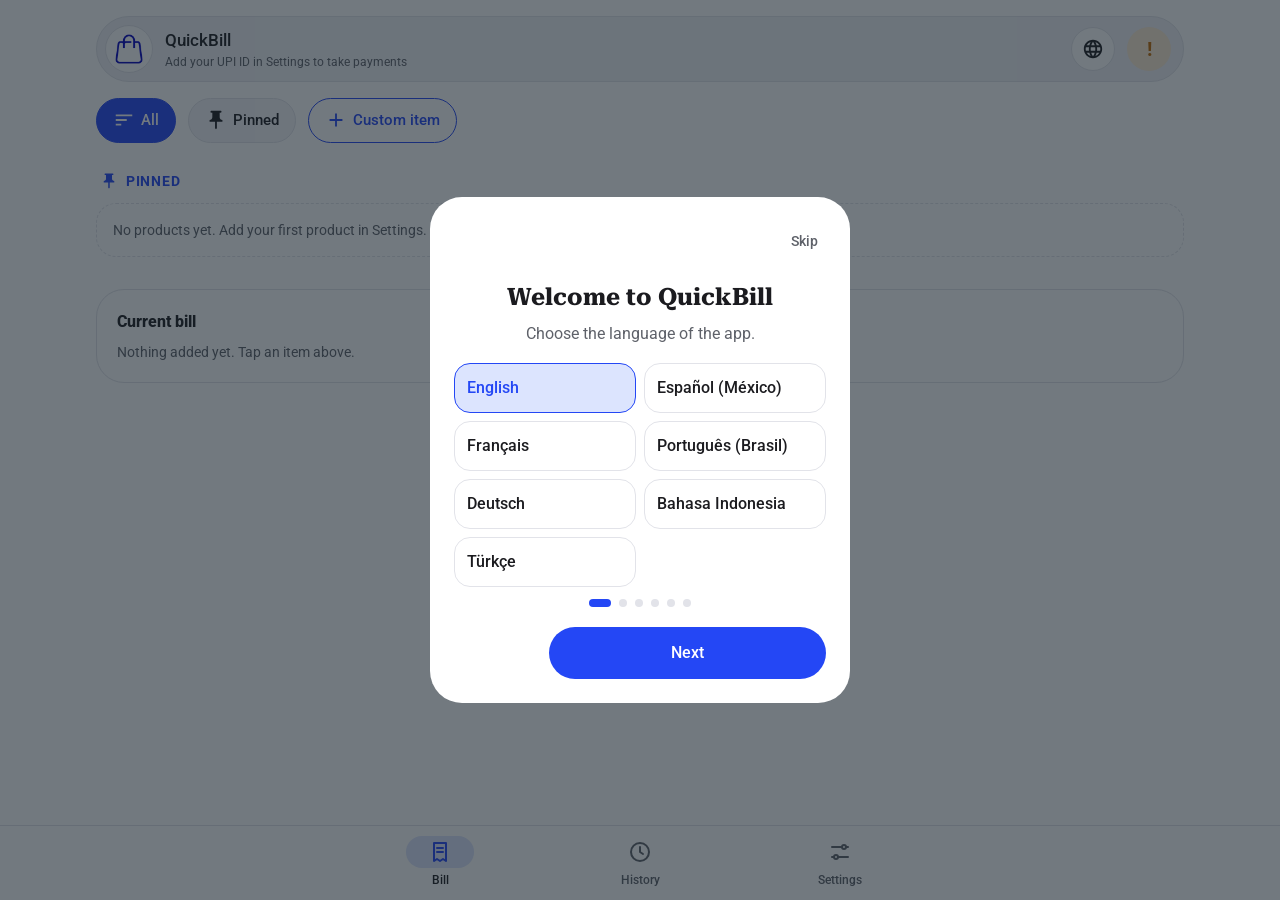
<file: index.html>
<!DOCTYPE html>
<html lang="en">
<head>
<meta charset="utf-8">
<meta name="viewport" content="width=device-width, initial-scale=1, viewport-fit=cover, user-scalable=no">
<title>QuickBill</title>
<meta name="description" content="Fast billing and UPI QR payments for small shops.">
<meta name="theme-color" content="#2447F5">
<meta name="mobile-web-app-capable" content="yes">
<meta name="apple-mobile-web-app-capable" content="yes">
<meta name="apple-mobile-web-app-status-bar-style" content="default">
<meta name="apple-mobile-web-app-title" content="QuickBill">
<meta name="format-detection" content="telephone=no">
<link rel="apple-touch-icon" href="[data-uri]">
<link rel="icon" type="image/png" href="[data-uri]">
<link rel="preconnect" href="https://fonts.googleapis.com">
<link rel="preconnect" href="https://fonts.gstatic.com" crossorigin>
<link href="https://fonts.googleapis.com/css2?family=Roboto:wght@400;500;700&family=Roboto+Serif:wght@400;500;700&display=swap" rel="stylesheet">
<script>var QRCode;!function(){function a(a){this.mode=c.MODE_8BIT_BYTE,this.data=a,this.parsedData=[];for(var b=[],d=0,e=this.data.length;e>d;d++){var f=this.data.charCodeAt(d);f>65536?(b[0]=240|(1835008&f)>>>18,b[1]=128|(258048&f)>>>12,b[2]=128|(4032&f)>>>6,b[3]=128|63&f):f>2048?(b[0]=224|(61440&f)>>>12,b[1]=128|(4032&f)>>>6,b[2]=128|63&f):f>128?(b[0]=192|(1984&f)>>>6,b[1]=128|63&f):b[0]=f,this.parsedData=this.parsedData.concat(b)}this.parsedData.length!=this.data.length&&(this.parsedData.unshift(191),this.parsedData.unshift(187),this.parsedData.unshift(239))}function b(a,b){this.typeNumber=a,this.errorCorrectLevel=b,this.modules=null,this.moduleCount=0,this.dataCache=null,this.dataList=[]}function i(a,b){if(void 0==a.length)throw new Error(a.length+"/"+b);for(var c=0;c<a.length&&0==a[c];)c++;this.num=new Array(a.length-c+b);for(var d=0;d<a.length-c;d++)this.num[d]=a[d+c]}function j(a,b){this.totalCount=a,this.dataCount=b}function k(){this.buffer=[],this.length=0}function m(){return"undefined"!=typeof CanvasRenderingContext2D}function n(){var a=!1,b=navigator.userAgent;return/android/i.test(b)&&(a=!0,aMat=b.toString().match(/android ([0-9]\.[0-9])/i),aMat&&aMat[1]&&(a=parseFloat(aMat[1]))),a}function r(a,b){for(var c=1,e=s(a),f=0,g=l.length;g>=f;f++){var h=0;switch(b){case d.L:h=l[f][0];break;case d.M:h=l[f][1];break;case d.Q:h=l[f][2];break;case d.H:h=l[f][3]}if(h>=e)break;c++}if(c>l.length)throw new Error("Too long data");return c}function s(a){var b=encodeURI(a).toString().replace(/\%[0-9a-fA-F]{2}/g,"a");return b.length+(b.length!=a?3:0)}a.prototype={getLength:function(){return this.parsedData.length},write:function(a){for(var b=0,c=this.parsedData.length;c>b;b++)a.put(this.parsedData[b],8)}},b.prototype={addData:function(b){var c=new a(b);this.dataList.push(c),this.dataCache=null},isDark:function(a,b){if(0>a||this.moduleCount<=a||0>b||this.moduleCount<=b)throw new Error(a+","+b);return this.modules[a][b]},getModuleCount:function(){return this.moduleCount},make:function(){this.makeImpl(!1,this.getBestMaskPattern())},makeImpl:function(a,c){this.moduleCount=4*this.typeNumber+17,this.modules=new Array(this.moduleCount);for(var d=0;d<this.moduleCount;d++){this.modules[d]=new Array(this.moduleCount);for(var e=0;e<this.moduleCount;e++)this.modules[d][e]=null}this.setupPositionProbePattern(0,0),this.setupPositionProbePattern(this.moduleCount-7,0),this.setupPositionProbePattern(0,this.moduleCount-7),this.setupPositionAdjustPattern(),this.setupTimingPattern(),this.setupTypeInfo(a,c),this.typeNumber>=7&&this.setupTypeNumber(a),null==this.dataCache&&(this.dataCache=b.createData(this.typeNumber,this.errorCorrectLevel,this.dataList)),this.mapData(this.dataCache,c)},setupPositionProbePattern:function(a,b){for(var c=-1;7>=c;c++)if(!(-1>=a+c||this.moduleCount<=a+c))for(var d=-1;7>=d;d++)-1>=b+d||this.moduleCount<=b+d||(this.modules[a+c][b+d]=c>=0&&6>=c&&(0==d||6==d)||d>=0&&6>=d&&(0==c||6==c)||c>=2&&4>=c&&d>=2&&4>=d?!0:!1)},getBestMaskPattern:function(){for(var a=0,b=0,c=0;8>c;c++){this.makeImpl(!0,c);var d=f.getLostPoint(this);(0==c||a>d)&&(a=d,b=c)}return b},createMovieClip:function(a,b,c){var d=a.createEmptyMovieClip(b,c),e=1;this.make();for(var f=0;f<this.modules.length;f++)for(var g=f*e,h=0;h<this.modules[f].length;h++){var i=h*e,j=this.modules[f][h];j&&(d.beginFill(0,100),d.moveTo(i,g),d.lineTo(i+e,g),d.lineTo(i+e,g+e),d.lineTo(i,g+e),d.endFill())}return d},setupTimingPattern:function(){for(var a=8;a<this.moduleCount-8;a++)null==this.modules[a][6]&&(this.modules[a][6]=0==a%2);for(var b=8;b<this.moduleCount-8;b++)null==this.modules[6][b]&&(this.modules[6][b]=0==b%2)},setupPositionAdjustPattern:function(){for(var a=f.getPatternPosition(this.typeNumber),b=0;b<a.length;b++)for(var c=0;c<a.length;c++){var d=a[b],e=a[c];if(null==this.modules[d][e])for(var g=-2;2>=g;g++)for(var h=-2;2>=h;h++)this.modules[d+g][e+h]=-2==g||2==g||-2==h||2==h||0==g&&0==h?!0:!1}},setupTypeNumber:function(a){for(var b=f.getBCHTypeNumber(this.typeNumber),c=0;18>c;c++){var d=!a&&1==(1&b>>c);this.modules[Math.floor(c/3)][c%3+this.moduleCount-8-3]=d}for(var c=0;18>c;c++){var d=!a&&1==(1&b>>c);this.modules[c%3+this.moduleCount-8-3][Math.floor(c/3)]=d}},setupTypeInfo:function(a,b){for(var c=this.errorCorrectLevel<<3|b,d=f.getBCHTypeInfo(c),e=0;15>e;e++){var g=!a&&1==(1&d>>e);6>e?this.modules[e][8]=g:8>e?this.modules[e+1][8]=g:this.modules[this.moduleCount-15+e][8]=g}for(var e=0;15>e;e++){var g=!a&&1==(1&d>>e);8>e?this.modules[8][this.moduleCount-e-1]=g:9>e?this.modules[8][15-e-1+1]=g:this.modules[8][15-e-1]=g}this.modules[this.moduleCount-8][8]=!a},mapData:function(a,b){for(var c=-1,d=this.moduleCount-1,e=7,g=0,h=this.moduleCount-1;h>0;h-=2)for(6==h&&h--;;){for(var i=0;2>i;i++)if(null==this.modules[d][h-i]){var j=!1;g<a.length&&(j=1==(1&a[g]>>>e));var k=f.getMask(b,d,h-i);k&&(j=!j),this.modules[d][h-i]=j,e--,-1==e&&(g++,e=7)}if(d+=c,0>d||this.moduleCount<=d){d-=c,c=-c;break}}}},b.PAD0=236,b.PAD1=17,b.createData=function(a,c,d){for(var e=j.getRSBlocks(a,c),g=new k,h=0;h<d.length;h++){var i=d[h];g.put(i.mode,4),g.put(i.getLength(),f.getLengthInBits(i.mode,a)),i.write(g)}for(var l=0,h=0;h<e.length;h++)l+=e[h].dataCount;if(g.getLengthInBits()>8*l)throw new Error("code length overflow. ("+g.getLengthInBits()+">"+8*l+")");for(g.getLengthInBits()+4<=8*l&&g.put(0,4);0!=g.getLengthInBits()%8;)g.putBit(!1);for(;;){if(g.getLengthInBits()>=8*l)break;if(g.put(b.PAD0,8),g.getLengthInBits()>=8*l)break;g.put(b.PAD1,8)}return b.createBytes(g,e)},b.createBytes=function(a,b){for(var c=0,d=0,e=0,g=new Array(b.length),h=new Array(b.length),j=0;j<b.length;j++){var k=b[j].dataCount,l=b[j].totalCount-k;d=Math.max(d,k),e=Math.max(e,l),g[j]=new Array(k);for(var m=0;m<g[j].length;m++)g[j][m]=255&a.buffer[m+c];c+=k;var n=f.getErrorCorrectPolynomial(l),o=new i(g[j],n.getLength()-1),p=o.mod(n);h[j]=new Array(n.getLength()-1);for(var m=0;m<h[j].length;m++){var q=m+p.getLength()-h[j].length;h[j][m]=q>=0?p.get(q):0}}for(var r=0,m=0;m<b.length;m++)r+=b[m].totalCount;for(var s=new Array(r),t=0,m=0;d>m;m++)for(var j=0;j<b.length;j++)m<g[j].length&&(s[t++]=g[j][m]);for(var m=0;e>m;m++)for(var j=0;j<b.length;j++)m<h[j].length&&(s[t++]=h[j][m]);return s};for(var c={MODE_NUMBER:1,MODE_ALPHA_NUM:2,MODE_8BIT_BYTE:4,MODE_KANJI:8},d={L:1,M:0,Q:3,H:2},e={PATTERN000:0,PATTERN001:1,PATTERN010:2,PATTERN011:3,PATTERN100:4,PATTERN101:5,PATTERN110:6,PATTERN111:7},f={PATTERN_POSITION_TABLE:[[],[6,18],[6,22],[6,26],[6,30],[6,34],[6,22,38],[6,24,42],[6,26,46],[6,28,50],[6,30,54],[6,32,58],[6,34,62],[6,26,46,66],[6,26,48,70],[6,26,50,74],[6,30,54,78],[6,30,56,82],[6,30,58,86],[6,34,62,90],[6,28,50,72,94],[6,26,50,74,98],[6,30,54,78,102],[6,28,54,80,106],[6,32,58,84,110],[6,30,58,86,114],[6,34,62,90,118],[6,26,50,74,98,122],[6,30,54,78,102,126],[6,26,52,78,104,130],[6,30,56,82,108,134],[6,34,60,86,112,138],[6,30,58,86,114,142],[6,34,62,90,118,146],[6,30,54,78,102,126,150],[6,24,50,76,102,128,154],[6,28,54,80,106,132,158],[6,32,58,84,110,136,162],[6,26,54,82,110,138,166],[6,30,58,86,114,142,170]],G15:1335,G18:7973,G15_MASK:21522,getBCHTypeInfo:function(a){for(var b=a<<10;f.getBCHDigit(b)-f.getBCHDigit(f.G15)>=0;)b^=f.G15<<f.getBCHDigit(b)-f.getBCHDigit(f.G15);return(a<<10|b)^f.G15_MASK},getBCHTypeNumber:function(a){for(var b=a<<12;f.getBCHDigit(b)-f.getBCHDigit(f.G18)>=0;)b^=f.G18<<f.getBCHDigit(b)-f.getBCHDigit(f.G18);return a<<12|b},getBCHDigit:function(a){for(var b=0;0!=a;)b++,a>>>=1;return b},getPatternPosition:function(a){return f.PATTERN_POSITION_TABLE[a-1]},getMask:function(a,b,c){switch(a){case e.PATTERN000:return 0==(b+c)%2;case e.PATTERN001:return 0==b%2;case e.PATTERN010:return 0==c%3;case e.PATTERN011:return 0==(b+c)%3;case e.PATTERN100:return 0==(Math.floor(b/2)+Math.floor(c/3))%2;case e.PATTERN101:return 0==b*c%2+b*c%3;case e.PATTERN110:return 0==(b*c%2+b*c%3)%2;case e.PATTERN111:return 0==(b*c%3+(b+c)%2)%2;default:throw new Error("bad maskPattern:"+a)}},getErrorCorrectPolynomial:function(a){for(var b=new i([1],0),c=0;a>c;c++)b=b.multiply(new i([1,g.gexp(c)],0));return b},getLengthInBits:function(a,b){if(b>=1&&10>b)switch(a){case c.MODE_NUMBER:return 10;case c.MODE_ALPHA_NUM:return 9;case c.MODE_8BIT_BYTE:return 8;case c.MODE_KANJI:return 8;default:throw new Error("mode:"+a)}else if(27>b)switch(a){case c.MODE_NUMBER:return 12;case c.MODE_ALPHA_NUM:return 11;case c.MODE_8BIT_BYTE:return 16;case c.MODE_KANJI:return 10;default:throw new Error("mode:"+a)}else{if(!(41>b))throw new Error("type:"+b);switch(a){case c.MODE_NUMBER:return 14;case c.MODE_ALPHA_NUM:return 13;case c.MODE_8BIT_BYTE:return 16;case c.MODE_KANJI:return 12;default:throw new Error("mode:"+a)}}},getLostPoint:function(a){for(var b=a.getModuleCount(),c=0,d=0;b>d;d++)for(var e=0;b>e;e++){for(var f=0,g=a.isDark(d,e),h=-1;1>=h;h++)if(!(0>d+h||d+h>=b))for(var i=-1;1>=i;i++)0>e+i||e+i>=b||(0!=h||0!=i)&&g==a.isDark(d+h,e+i)&&f++;f>5&&(c+=3+f-5)}for(var d=0;b-1>d;d++)for(var e=0;b-1>e;e++){var j=0;a.isDark(d,e)&&j++,a.isDark(d+1,e)&&j++,a.isDark(d,e+1)&&j++,a.isDark(d+1,e+1)&&j++,(0==j||4==j)&&(c+=3)}for(var d=0;b>d;d++)for(var e=0;b-6>e;e++)a.isDark(d,e)&&!a.isDark(d,e+1)&&a.isDark(d,e+2)&&a.isDark(d,e+3)&&a.isDark(d,e+4)&&!a.isDark(d,e+5)&&a.isDark(d,e+6)&&(c+=40);for(var e=0;b>e;e++)for(var d=0;b-6>d;d++)a.isDark(d,e)&&!a.isDark(d+1,e)&&a.isDark(d+2,e)&&a.isDark(d+3,e)&&a.isDark(d+4,e)&&!a.isDark(d+5,e)&&a.isDark(d+6,e)&&(c+=40);for(var k=0,e=0;b>e;e++)for(var d=0;b>d;d++)a.isDark(d,e)&&k++;var l=Math.abs(100*k/b/b-50)/5;return c+=10*l}},g={glog:function(a){if(1>a)throw new Error("glog("+a+")");return g.LOG_TABLE[a]},gexp:function(a){for(;0>a;)a+=255;for(;a>=256;)a-=255;return g.EXP_TABLE[a]},EXP_TABLE:new Array(256),LOG_TABLE:new Array(256)},h=0;8>h;h++)g.EXP_TABLE[h]=1<<h;for(var h=8;256>h;h++)g.EXP_TABLE[h]=g.EXP_TABLE[h-4]^g.EXP_TABLE[h-5]^g.EXP_TABLE[h-6]^g.EXP_TABLE[h-8];for(var h=0;255>h;h++)g.LOG_TABLE[g.EXP_TABLE[h]]=h;i.prototype={get:function(a){return this.num[a]},getLength:function(){return this.num.length},multiply:function(a){for(var b=new Array(this.getLength()+a.getLength()-1),c=0;c<this.getLength();c++)for(var d=0;d<a.getLength();d++)b[c+d]^=g.gexp(g.glog(this.get(c))+g.glog(a.get(d)));return new i(b,0)},mod:function(a){if(this.getLength()-a.getLength()<0)return this;for(var b=g.glog(this.get(0))-g.glog(a.get(0)),c=new Array(this.getLength()),d=0;d<this.getLength();d++)c[d]=this.get(d);for(var d=0;d<a.getLength();d++)c[d]^=g.gexp(g.glog(a.get(d))+b);return new i(c,0).mod(a)}},j.RS_BLOCK_TABLE=[[1,26,19],[1,26,16],[1,26,13],[1,26,9],[1,44,34],[1,44,28],[1,44,22],[1,44,16],[1,70,55],[1,70,44],[2,35,17],[2,35,13],[1,100,80],[2,50,32],[2,50,24],[4,25,9],[1,134,108],[2,67,43],[2,33,15,2,34,16],[2,33,11,2,34,12],[2,86,68],[4,43,27],[4,43,19],[4,43,15],[2,98,78],[4,49,31],[2,32,14,4,33,15],[4,39,13,1,40,14],[2,121,97],[2,60,38,2,61,39],[4,40,18,2,41,19],[4,40,14,2,41,15],[2,146,116],[3,58,36,2,59,37],[4,36,16,4,37,17],[4,36,12,4,37,13],[2,86,68,2,87,69],[4,69,43,1,70,44],[6,43,19,2,44,20],[6,43,15,2,44,16],[4,101,81],[1,80,50,4,81,51],[4,50,22,4,51,23],[3,36,12,8,37,13],[2,116,92,2,117,93],[6,58,36,2,59,37],[4,46,20,6,47,21],[7,42,14,4,43,15],[4,133,107],[8,59,37,1,60,38],[8,44,20,4,45,21],[12,33,11,4,34,12],[3,145,115,1,146,116],[4,64,40,5,65,41],[11,36,16,5,37,17],[11,36,12,5,37,13],[5,109,87,1,110,88],[5,65,41,5,66,42],[5,54,24,7,55,25],[11,36,12],[5,122,98,1,123,99],[7,73,45,3,74,46],[15,43,19,2,44,20],[3,45,15,13,46,16],[1,135,107,5,136,108],[10,74,46,1,75,47],[1,50,22,15,51,23],[2,42,14,17,43,15],[5,150,120,1,151,121],[9,69,43,4,70,44],[17,50,22,1,51,23],[2,42,14,19,43,15],[3,141,113,4,142,114],[3,70,44,11,71,45],[17,47,21,4,48,22],[9,39,13,16,40,14],[3,135,107,5,136,108],[3,67,41,13,68,42],[15,54,24,5,55,25],[15,43,15,10,44,16],[4,144,116,4,145,117],[17,68,42],[17,50,22,6,51,23],[19,46,16,6,47,17],[2,139,111,7,140,112],[17,74,46],[7,54,24,16,55,25],[34,37,13],[4,151,121,5,152,122],[4,75,47,14,76,48],[11,54,24,14,55,25],[16,45,15,14,46,16],[6,147,117,4,148,118],[6,73,45,14,74,46],[11,54,24,16,55,25],[30,46,16,2,47,17],[8,132,106,4,133,107],[8,75,47,13,76,48],[7,54,24,22,55,25],[22,45,15,13,46,16],[10,142,114,2,143,115],[19,74,46,4,75,47],[28,50,22,6,51,23],[33,46,16,4,47,17],[8,152,122,4,153,123],[22,73,45,3,74,46],[8,53,23,26,54,24],[12,45,15,28,46,16],[3,147,117,10,148,118],[3,73,45,23,74,46],[4,54,24,31,55,25],[11,45,15,31,46,16],[7,146,116,7,147,117],[21,73,45,7,74,46],[1,53,23,37,54,24],[19,45,15,26,46,16],[5,145,115,10,146,116],[19,75,47,10,76,48],[15,54,24,25,55,25],[23,45,15,25,46,16],[13,145,115,3,146,116],[2,74,46,29,75,47],[42,54,24,1,55,25],[23,45,15,28,46,16],[17,145,115],[10,74,46,23,75,47],[10,54,24,35,55,25],[19,45,15,35,46,16],[17,145,115,1,146,116],[14,74,46,21,75,47],[29,54,24,19,55,25],[11,45,15,46,46,16],[13,145,115,6,146,116],[14,74,46,23,75,47],[44,54,24,7,55,25],[59,46,16,1,47,17],[12,151,121,7,152,122],[12,75,47,26,76,48],[39,54,24,14,55,25],[22,45,15,41,46,16],[6,151,121,14,152,122],[6,75,47,34,76,48],[46,54,24,10,55,25],[2,45,15,64,46,16],[17,152,122,4,153,123],[29,74,46,14,75,47],[49,54,24,10,55,25],[24,45,15,46,46,16],[4,152,122,18,153,123],[13,74,46,32,75,47],[48,54,24,14,55,25],[42,45,15,32,46,16],[20,147,117,4,148,118],[40,75,47,7,76,48],[43,54,24,22,55,25],[10,45,15,67,46,16],[19,148,118,6,149,119],[18,75,47,31,76,48],[34,54,24,34,55,25],[20,45,15,61,46,16]],j.getRSBlocks=function(a,b){var c=j.getRsBlockTable(a,b);if(void 0==c)throw new Error("bad rs block @ typeNumber:"+a+"/errorCorrectLevel:"+b);for(var d=c.length/3,e=[],f=0;d>f;f++)for(var g=c[3*f+0],h=c[3*f+1],i=c[3*f+2],k=0;g>k;k++)e.push(new j(h,i));return e},j.getRsBlockTable=function(a,b){switch(b){case d.L:return j.RS_BLOCK_TABLE[4*(a-1)+0];case d.M:return j.RS_BLOCK_TABLE[4*(a-1)+1];case d.Q:return j.RS_BLOCK_TABLE[4*(a-1)+2];case d.H:return j.RS_BLOCK_TABLE[4*(a-1)+3];default:return void 0}},k.prototype={get:function(a){var b=Math.floor(a/8);return 1==(1&this.buffer[b]>>>7-a%8)},put:function(a,b){for(var c=0;b>c;c++)this.putBit(1==(1&a>>>b-c-1))},getLengthInBits:function(){return this.length},putBit:function(a){var b=Math.floor(this.length/8);this.buffer.length<=b&&this.buffer.push(0),a&&(this.buffer[b]|=128>>>this.length%8),this.length++}};var l=[[17,14,11,7],[32,26,20,14],[53,42,32,24],[78,62,46,34],[106,84,60,44],[134,106,74,58],[154,122,86,64],[192,152,108,84],[230,180,130,98],[271,213,151,119],[321,251,177,137],[367,287,203,155],[425,331,241,177],[458,362,258,194],[520,412,292,220],[586,450,322,250],[644,504,364,280],[718,560,394,310],[792,624,442,338],[858,666,482,382],[929,711,509,403],[1003,779,565,439],[1091,857,611,461],[1171,911,661,511],[1273,997,715,535],[1367,1059,751,593],[1465,1125,805,625],[1528,1190,868,658],[1628,1264,908,698],[1732,1370,982,742],[1840,1452,1030,790],[1952,1538,1112,842],[2068,1628,1168,898],[2188,1722,1228,958],[2303,1809,1283,983],[2431,1911,1351,1051],[2563,1989,1423,1093],[2699,2099,1499,1139],[2809,2213,1579,1219],[2953,2331,1663,1273]],o=function(){var a=function(a,b){this._el=a,this._htOption=b};return a.prototype.draw=function(a){function g(a,b){var c=document.createElementNS("http://www.w3.org/2000/svg",a);for(var d in b)b.hasOwnProperty(d)&&c.setAttribute(d,b[d]);return c}var b=this._htOption,c=this._el,d=a.getModuleCount();Math.floor(b.width/d),Math.floor(b.height/d),this.clear();var h=g("svg",{viewBox:"0 0 "+String(d)+" "+String(d),width:"100%",height:"100%",fill:b.colorLight});h.setAttributeNS("http://www.w3.org/2000/xmlns/","xmlns:xlink","http://www.w3.org/1999/xlink"),c.appendChild(h),h.appendChild(g("rect",{fill:b.colorDark,width:"1",height:"1",id:"template"}));for(var i=0;d>i;i++)for(var j=0;d>j;j++)if(a.isDark(i,j)){var k=g("use",{x:String(i),y:String(j)});k.setAttributeNS("http://www.w3.org/1999/xlink","href","#template"),h.appendChild(k)}},a.prototype.clear=function(){for(;this._el.hasChildNodes();)this._el.removeChild(this._el.lastChild)},a}(),p="svg"===document.documentElement.tagName.toLowerCase(),q=p?o:m()?function(){function a(){this._elImage.src=this._elCanvas.toDataURL("image/png"),this._elImage.style.display="block",this._elCanvas.style.display="none"}function d(a,b){var c=this;if(c._fFail=b,c._fSuccess=a,null===c._bSupportDataURI){var d=document.createElement("img"),e=function(){c._bSupportDataURI=!1,c._fFail&&_fFail.call(c)},f=function(){c._bSupportDataURI=!0,c._fSuccess&&c._fSuccess.call(c)};return d.onabort=e,d.onerror=e,d.onload=f,d.src="[data-uri]",void 0}c._bSupportDataURI===!0&&c._fSuccess?c._fSuccess.call(c):c._bSupportDataURI===!1&&c._fFail&&c._fFail.call(c)}if(this._android&&this._android<=2.1){var b=1/window.devicePixelRatio,c=CanvasRenderingContext2D.prototype.drawImage;CanvasRenderingContext2D.prototype.drawImage=function(a,d,e,f,g,h,i,j){if("nodeName"in a&&/img/i.test(a.nodeName))for(var l=arguments.length-1;l>=1;l--)arguments[l]=arguments[l]*b;else"undefined"==typeof j&&(arguments[1]*=b,arguments[2]*=b,arguments[3]*=b,arguments[4]*=b);c.apply(this,arguments)}}var e=function(a,b){this._bIsPainted=!1,this._android=n(),this._htOption=b,this._elCanvas=document.createElement("canvas"),this._elCanvas.width=b.width,this._elCanvas.height=b.height,a.appendChild(this._elCanvas),this._el=a,this._oContext=this._elCanvas.getContext("2d"),this._bIsPainted=!1,this._elImage=document.createElement("img"),this._elImage.style.display="none",this._el.appendChild(this._elImage),this._bSupportDataURI=null};return e.prototype.draw=function(a){var b=this._elImage,c=this._oContext,d=this._htOption,e=a.getModuleCount(),f=d.width/e,g=d.height/e,h=Math.round(f),i=Math.round(g);b.style.display="none",this.clear();for(var j=0;e>j;j++)for(var k=0;e>k;k++){var l=a.isDark(j,k),m=k*f,n=j*g;c.strokeStyle=l?d.colorDark:d.colorLight,c.lineWidth=1,c.fillStyle=l?d.colorDark:d.colorLight,c.fillRect(m,n,f,g),c.strokeRect(Math.floor(m)+.5,Math.floor(n)+.5,h,i),c.strokeRect(Math.ceil(m)-.5,Math.ceil(n)-.5,h,i)}this._bIsPainted=!0},e.prototype.makeImage=function(){this._bIsPainted&&d.call(this,a)},e.prototype.isPainted=function(){return this._bIsPainted},e.prototype.clear=function(){this._oContext.clearRect(0,0,this._elCanvas.width,this._elCanvas.height),this._bIsPainted=!1},e.prototype.round=function(a){return a?Math.floor(1e3*a)/1e3:a},e}():function(){var a=function(a,b){this._el=a,this._htOption=b};return a.prototype.draw=function(a){for(var b=this._htOption,c=this._el,d=a.getModuleCount(),e=Math.floor(b.width/d),f=Math.floor(b.height/d),g=['<table style="border:0;border-collapse:collapse;">'],h=0;d>h;h++){g.push("<tr>");for(var i=0;d>i;i++)g.push('<td style="border:0;border-collapse:collapse;padding:0;margin:0;width:'+e+"px;height:"+f+"px;background-color:"+(a.isDark(h,i)?b.colorDark:b.colorLight)+';"></td>');g.push("</tr>")}g.push("</table>"),c.innerHTML=g.join("");var j=c.childNodes[0],k=(b.width-j.offsetWidth)/2,l=(b.height-j.offsetHeight)/2;k>0&&l>0&&(j.style.margin=l+"px "+k+"px")},a.prototype.clear=function(){this._el.innerHTML=""},a}();QRCode=function(a,b){if(this._htOption={width:256,height:256,typeNumber:4,colorDark:"#000000",colorLight:"#ffffff",correctLevel:d.H},"string"==typeof b&&(b={text:b}),b)for(var c in b)this._htOption[c]=b[c];"string"==typeof a&&(a=document.getElementById(a)),this._android=n(),this._el=a,this._oQRCode=null,this._oDrawing=new q(this._el,this._htOption),this._htOption.text&&this.makeCode(this._htOption.text)},QRCode.prototype.makeCode=function(a){this._oQRCode=new b(r(a,this._htOption.correctLevel),this._htOption.correctLevel),this._oQRCode.addData(a),this._oQRCode.make(),this._el.title=a,this._oDrawing.draw(this._oQRCode),this.makeImage()},QRCode.prototype.makeImage=function(){"function"==typeof this._oDrawing.makeImage&&(!this._android||this._android>=3)&&this._oDrawing.makeImage()},QRCode.prototype.clear=function(){this._oDrawing.clear()},QRCode.CorrectLevel=d}();</script>
<script>(function(){try{var s=JSON.parse(localStorage.getItem('pos_settings')||'{}'),m=s.theme,d=m==='dark'||(m==='auto'&&matchMedia('(prefers-color-scheme: dark)').matches);document.documentElement.setAttribute('data-theme',d?'dark':'light')}catch(e){}})();</script>
<style>*,:after,:before{--tw-border-spacing-x:0;--tw-border-spacing-y:0;--tw-translate-x:0;--tw-translate-y:0;--tw-rotate:0;--tw-skew-x:0;--tw-skew-y:0;--tw-scale-x:1;--tw-scale-y:1;--tw-pan-x: ;--tw-pan-y: ;--tw-pinch-zoom: ;--tw-scroll-snap-strictness:proximity;--tw-gradient-from-position: ;--tw-gradient-via-position: ;--tw-gradient-to-position: ;--tw-ordinal: ;--tw-slashed-zero: ;--tw-numeric-figure: ;--tw-numeric-spacing: ;--tw-numeric-fraction: ;--tw-ring-inset: ;--tw-ring-offset-width:0px;--tw-ring-offset-color:#fff;--tw-ring-color:rgba(59,130,246,.5);--tw-ring-offset-shadow:0 0 #0000;--tw-ring-shadow:0 0 #0000;--tw-shadow:0 0 #0000;--tw-shadow-colored:0 0 #0000;--tw-blur: ;--tw-brightness: ;--tw-contrast: ;--tw-grayscale: ;--tw-hue-rotate: ;--tw-invert: ;--tw-saturate: ;--tw-sepia: ;--tw-drop-shadow: ;--tw-backdrop-blur: ;--tw-backdrop-brightness: ;--tw-backdrop-contrast: ;--tw-backdrop-grayscale: ;--tw-backdrop-hue-rotate: ;--tw-backdrop-invert: ;--tw-backdrop-opacity: ;--tw-backdrop-saturate: ;--tw-backdrop-sepia: ;--tw-contain-size: ;--tw-contain-layout: ;--tw-contain-paint: ;--tw-contain-style: }::backdrop{--tw-border-spacing-x:0;--tw-border-spacing-y:0;--tw-translate-x:0;--tw-translate-y:0;--tw-rotate:0;--tw-skew-x:0;--tw-skew-y:0;--tw-scale-x:1;--tw-scale-y:1;--tw-pan-x: ;--tw-pan-y: ;--tw-pinch-zoom: ;--tw-scroll-snap-strictness:proximity;--tw-gradient-from-position: ;--tw-gradient-via-position: ;--tw-gradient-to-position: ;--tw-ordinal: ;--tw-slashed-zero: ;--tw-numeric-figure: ;--tw-numeric-spacing: ;--tw-numeric-fraction: ;--tw-ring-inset: ;--tw-ring-offset-width:0px;--tw-ring-offset-color:#fff;--tw-ring-color:rgba(59,130,246,.5);--tw-ring-offset-shadow:0 0 #0000;--tw-ring-shadow:0 0 #0000;--tw-shadow:0 0 #0000;--tw-shadow-colored:0 0 #0000;--tw-blur: ;--tw-brightness: ;--tw-contrast: ;--tw-grayscale: ;--tw-hue-rotate: ;--tw-invert: ;--tw-saturate: ;--tw-sepia: ;--tw-drop-shadow: ;--tw-backdrop-blur: ;--tw-backdrop-brightness: ;--tw-backdrop-contrast: ;--tw-backdrop-grayscale: ;--tw-backdrop-hue-rotate: ;--tw-backdrop-invert: ;--tw-backdrop-opacity: ;--tw-backdrop-saturate: ;--tw-backdrop-sepia: ;--tw-contain-size: ;--tw-contain-layout: ;--tw-contain-paint: ;--tw-contain-style: }/*! tailwindcss v3.4.17 | MIT License | https://tailwindcss.com*/*,:after,:before{box-sizing:border-box;border:0 solid #e5e7eb}:after,:before{--tw-content:""}:host,html{line-height:1.5;-webkit-text-size-adjust:100%;-moz-tab-size:4;-o-tab-size:4;tab-size:4;font-family:ui-sans-serif,system-ui,sans-serif,Apple Color Emoji,Segoe UI Emoji,Segoe UI Symbol,Noto Color Emoji;font-feature-settings:normal;font-variation-settings:normal;-webkit-tap-highlight-color:transparent}body{margin:0;line-height:inherit}hr{height:0;color:inherit;border-top-width:1px}abbr:where([title]){-webkit-text-decoration:underline dotted;text-decoration:underline dotted}h1,h2,h3,h4,h5,h6{font-size:inherit;font-weight:inherit}a{color:inherit;text-decoration:inherit}b,strong{font-weight:bolder}code,kbd,pre,samp{font-family:ui-monospace,SFMono-Regular,Menlo,Monaco,Consolas,Liberation Mono,Courier New,monospace;font-feature-settings:normal;font-variation-settings:normal;font-size:1em}small{font-size:80%}sub,sup{font-size:75%;line-height:0;position:relative;vertical-align:baseline}sub{bottom:-.25em}sup{top:-.5em}table{text-indent:0;border-color:inherit;border-collapse:collapse}button,input,optgroup,select,textarea{font-family:inherit;font-feature-settings:inherit;font-variation-settings:inherit;font-size:100%;font-weight:inherit;line-height:inherit;letter-spacing:inherit;color:inherit;margin:0;padding:0}button,select{text-transform:none}button,input:where([type=button]),input:where([type=reset]),input:where([type=submit]){-webkit-appearance:button;background-color:transparent;background-image:none}:-moz-focusring{outline:auto}:-moz-ui-invalid{box-shadow:none}progress{vertical-align:baseline}::-webkit-inner-spin-button,::-webkit-outer-spin-button{height:auto}[type=search]{-webkit-appearance:textfield;outline-offset:-2px}::-webkit-search-decoration{-webkit-appearance:none}::-webkit-file-upload-button{-webkit-appearance:button;font:inherit}summary{display:list-item}blockquote,dd,dl,figure,h1,h2,h3,h4,h5,h6,hr,p,pre{margin:0}fieldset{margin:0}fieldset,legend{padding:0}menu,ol,ul{list-style:none;margin:0;padding:0}dialog{padding:0}textarea{resize:vertical}input::-moz-placeholder,textarea::-moz-placeholder{opacity:1;color:#9ca3af}input::placeholder,textarea::placeholder{opacity:1;color:#9ca3af}[role=button],button{cursor:pointer}:disabled{cursor:default}audio,canvas,embed,iframe,img,object,svg,video{display:block;vertical-align:middle}img,video{max-width:100%;height:auto}[hidden]:where(:not([hidden=until-found])){display:none}.visible{visibility:visible}.fixed{position:fixed}.absolute{position:absolute}.inset-0{inset:0}.inset-x-0{left:0;right:0}.bottom-0{bottom:0}.left-0{left:0}.left-1\/2{left:50%}.right-0{right:0}.z-30{z-index:30}.z-40{z-index:40}.z-50{z-index:50}.z-\[65\]{z-index:65}.z-\[70\]{z-index:70}.z-\[90\]{z-index:90}.col-span-2{grid-column:span 2/span 2}.-mx-4{margin-left:-1rem;margin-right:-1rem}.mx-auto{margin-left:auto;margin-right:auto}.my-3{margin-top:.75rem;margin-bottom:.75rem}.my-4{margin-top:1rem;margin-bottom:1rem}.mb-2{margin-bottom:.5rem}.mb-3{margin-bottom:.75rem}.mb-4{margin-bottom:1rem}.mr-1{margin-right:.25rem}.mt-0\.5{margin-top:.125rem}.mt-1{margin-top:.25rem}.mt-1\.5{margin-top:.375rem}.mt-12{margin-top:3rem}.mt-2{margin-top:.5rem}.mt-3{margin-top:.75rem}.mt-4{margin-top:1rem}.mt-5{margin-top:1.25rem}.mt-7{margin-top:1.75rem}.mt-8{margin-top:2rem}.block{display:block}.flex{display:flex}.grid{display:grid}.hidden{display:none}.h-10{height:2.5rem}.h-11{height:2.75rem}.h-12{height:3rem}.h-20{height:5rem}.h-24{height:6rem}.h-auto{height:auto}.max-h-\[94vh\]{max-height:94vh}.w-10{width:2.5rem}.w-11{width:2.75rem}.w-12{width:3rem}.w-20{width:5rem}.w-24{width:6rem}.w-7{width:1.75rem}.w-full{width:100%}.min-w-0{min-width:0}.flex-1{flex:1 1 0%}.shrink-0{flex-shrink:0}.transform{transform:translate(var(--tw-translate-x),var(--tw-translate-y)) rotate(var(--tw-rotate)) skewX(var(--tw-skew-x)) skewY(var(--tw-skew-y)) scaleX(var(--tw-scale-x)) scaleY(var(--tw-scale-y))}.cursor-pointer{cursor:pointer}.select-none{-webkit-user-select:none;-moz-user-select:none;user-select:none}.grid-cols-2{grid-template-columns:repeat(2,minmax(0,1fr))}.grid-cols-3{grid-template-columns:repeat(3,minmax(0,1fr))}.flex-col{flex-direction:column}.place-items-center{place-items:center}.items-start{align-items:flex-start}.items-end{align-items:flex-end}.items-center{align-items:center}.items-baseline{align-items:baseline}.justify-end{justify-content:flex-end}.justify-center{justify-content:center}.justify-between{justify-content:space-between}.gap-1{gap:.25rem}.gap-1\.5{gap:.375rem}.gap-2{gap:.5rem}.gap-3{gap:.75rem}.space-y-1\.5>:not([hidden])~:not([hidden]){--tw-space-y-reverse:0;margin-top:calc(.375rem*(1 - var(--tw-space-y-reverse)));margin-bottom:calc(.375rem*var(--tw-space-y-reverse))}.space-y-2>:not([hidden])~:not([hidden]){--tw-space-y-reverse:0;margin-top:calc(.5rem*(1 - var(--tw-space-y-reverse)));margin-bottom:calc(.5rem*var(--tw-space-y-reverse))}.space-y-3>:not([hidden])~:not([hidden]){--tw-space-y-reverse:0;margin-top:calc(.75rem*(1 - var(--tw-space-y-reverse)));margin-bottom:calc(.75rem*var(--tw-space-y-reverse))}.overflow-hidden{overflow:hidden}.overflow-x-auto{overflow-x:auto}.overflow-y-auto{overflow-y:auto}.truncate{overflow:hidden;text-overflow:ellipsis;white-space:nowrap}.break-words{overflow-wrap:break-word}.rounded-2xl{border-radius:1rem}.rounded-full{border-radius:9999px}.rounded-lg{border-radius:.5rem}.rounded-xl{border-radius:.75rem}.rounded-t-\[32px\]{border-top-left-radius:32px;border-top-right-radius:32px}.bg-white{--tw-bg-opacity:1;background-color:rgb(255 255 255/var(--tw-bg-opacity,1))}.p-2{padding:.5rem}.p-3{padding:.75rem}.p-4{padding:1rem}.p-5{padding:1.25rem}.p-6{padding:1.5rem}.px-1{padding-left:.25rem;padding-right:.25rem}.px-2{padding-left:.5rem;padding-right:.5rem}.px-3{padding-left:.75rem;padding-right:.75rem}.px-4{padding-left:1rem;padding-right:1rem}.px-5{padding-left:1.25rem;padding-right:1.25rem}.px-6{padding-left:1.5rem;padding-right:1.5rem}.py-0\.5{padding-top:.125rem;padding-bottom:.125rem}.py-1{padding-top:.25rem;padding-bottom:.25rem}.py-1\.5{padding-top:.375rem;padding-bottom:.375rem}.py-12{padding-top:3rem;padding-bottom:3rem}.py-2{padding-top:.5rem;padding-bottom:.5rem}.py-2\.5{padding-top:.625rem;padding-bottom:.625rem}.py-3{padding-top:.75rem;padding-bottom:.75rem}.py-3\.5{padding-top:.875rem;padding-bottom:.875rem}.pb-8{padding-bottom:2rem}.pl-4{padding-left:1rem}.pl-5{padding-left:1.25rem}.pr-2{padding-right:.5rem}.pt-3{padding-top:.75rem}.pt-6{padding-top:1.5rem}.text-left{text-align:left}.text-center{text-align:center}.text-right{text-align:right}.text-2xl{font-size:1.5rem;line-height:2rem}.text-3xl{font-size:1.875rem;line-height:2.25rem}.text-4xl{font-size:2.25rem;line-height:2.5rem}.text-\[15px\]{font-size:15px}.text-\[17px\]{font-size:17px}.text-\[19px\]{font-size:19px}.text-lg{font-size:1.125rem;line-height:1.75rem}.text-sm{font-size:.875rem;line-height:1.25rem}.text-xl{font-size:1.25rem;line-height:1.75rem}.text-xs{font-size:.75rem;line-height:1rem}.font-bold{font-weight:700}.font-extrabold{font-weight:800}.font-medium{font-weight:500}.font-semibold{font-weight:600}.uppercase{text-transform:uppercase}.leading-none{line-height:1}.leading-relaxed{line-height:1.625}.leading-tight{line-height:1.25}.tracking-wider{letter-spacing:.05em}.text-white{--tw-text-opacity:1;color:rgb(255 255 255/var(--tw-text-opacity,1))}.opacity-70{opacity:.7}.filter{filter:var(--tw-blur) var(--tw-brightness) var(--tw-contrast) var(--tw-grayscale) var(--tw-hue-rotate) var(--tw-invert) var(--tw-saturate) var(--tw-sepia) var(--tw-drop-shadow)}:root{--bg:#fff;--ink:#1b1b1f;--mute:#5e6169;--line:#e2e3e9;--brand:#2447f5;--brand-d:#1a36c4;--tonal:#dce4fe;--surface:#fff;--fill:#f1f2f6;--chip:#f4f4f8;--sheet:#f3f5fb;--glass:hsla(0,0%,100%,.8);--ph:#9a9da6;--dtext:#c2410c;--dbg:#fde8e0;--okbg:#ddf1e6;--ok:#1e9e5a;--warnbg:#fdebd3;--warn:#c26a00;--btn-dark:#1b1b1f;--p0:#fff3e0;--p0b:#fae2b6;--p1:#ffefea;--p1b:#f8d5cc;--p2:#e8f0fd;--p2b:#cbddf8;--p3:#e6f6ec;--p3b:#c5e8d1;--p4:#f2edfd;--p4b:#dcd2f6;--p5:#fff;--p5b:#e2e3e9}html[data-theme=dark]{color-scheme:dark;--bg:#111214;--ink:#ececf1;--mute:#a0a4ae;--line:#2d3038;--brand:#5470ff;--brand-d:#9db0ff;--tonal:#26305c;--surface:#1a1c20;--fill:#1d1f24;--chip:#1f2228;--sheet:#15171a;--glass:hsla(0,0%,100%,.09);--ph:#6b6f7a;--dtext:#ff9b7b;--dbg:#3b221b;--okbg:#17332a;--ok:#4fd08b;--warnbg:#3a2c14;--warn:#f0b35a;--btn-dark:#2a2d34;--p0:#34291a;--p0b:#4a3a22;--p1:#35231f;--p1b:#4c312b;--p2:#1c2740;--p2b:#2b3a5e;--p3:#1b2f25;--p3b:#294637;--p4:#2a2340;--p4b:#3e3460;--p5:#1c1e22;--p5b:#2d3038}html[data-theme=dark] .logo-ant{filter:invert(1)}.receipt{--ink:#1b1b1f;--mute:#5e6169;--line:#e2e3e9;color:#1b1b1f}html{background:var(--bg)}body,html{height:100%}body{font-family:Roboto,system-ui,sans-serif;background:var(--bg);color:var(--ink);-webkit-tap-highlight-color:transparent}.mono{font-variant-numeric:tabular-nums}.serif{font-family:"Roboto Serif",Georgia,serif}button,input{font-family:inherit}button:focus-visible,input:focus-visible{outline:2px solid var(--brand);outline-offset:2px}.fld{width:100%;color:var(--ink);background:var(--surface);border:1.5px solid var(--line);border-radius:16px;padding:13px 16px;font-size:16px;font-weight:500}.fld:focus{border-color:var(--brand)}.fld::-moz-placeholder{color:var(--ph);font-weight:400}.fld::placeholder{color:var(--ph);font-weight:400}.btn{border-radius:999px;font-weight:500;transition:transform .08s}.btn:active{transform:scale(.96)}.page{padding:calc(env(safe-area-inset-top,0px) + 16px) 16px calc(180px + env(safe-area-inset-bottom,0px))}.nav{padding-bottom:env(safe-area-inset-bottom,0)}.bar{bottom:calc(84px + env(safe-area-inset-bottom,0px))}.tabbtn{color:var(--mute);padding:10px 0 12px}.tabbtn .ic{padding:4px 22px;border-radius:999px;display:flex;transition:background .15s}.tabbtn.on{color:var(--ink)}.tabbtn.on .ic{background:var(--tonal);color:var(--brand)}.chip{display:flex;align-items:center;gap:8px;padding:12px 20px;border-radius:999px;font-weight:500;font-size:16px;background:var(--chip);border:1.5px solid var(--line);white-space:nowrap;flex-shrink:0}.chip.on{background:var(--brand);border-color:var(--brand);color:#fff}#chips::-webkit-scrollbar{display:none}.chk{width:22px;height:22px;accent-color:var(--brand)}.receipt{font-family:"Roboto Serif",Georgia,serif;background:#fffefb;position:relative;-webkit-mask:radial-gradient(circle 7px at 7px 100%,#0000 98%,#000) bottom/14px 51% repeat-x,linear-gradient(#000 0 0) top/100% 50% no-repeat;mask:radial-gradient(circle 7px at 7px 100%,#0000 98%,#000) bottom/14px 51% repeat-x,linear-gradient(#000 0 0) top/100% 50% no-repeat}.dash{border-top:1.5px dashed #b9c2cb}.sheet{animation:up .22s ease-out;overscroll-behavior:contain}@keyframes up{0%{transform:translateY(40px);opacity:0}to{transform:none;opacity:1}}@media (prefers-reduced-motion:reduce){.sheet{animation:none}}#setGrid{display:flex;flex-direction:column}#setL,#setR{display:contents}#sShop{order:1}#sPaper{order:2}#sAdd{order:3}#sList{order:4}@media (min-width:900px){#p-set{max-width:1120px;margin-left:auto;margin-right:auto}#setGrid{display:grid;grid-template-columns:1fr 1fr;gap:24px;align-items:start}#setL,#setR{display:flex;flex-direction:column;gap:16px}#setGrid>div>section{margin-top:0}}.chip{padding:10px 16px;font-size:15px;gap:6px}.page{animation:fade .2s ease-out}@keyframes fade{0%{opacity:0;transform:translateY(6px)}to{opacity:1;transform:none}}.pcard{transition:transform .12s,filter .12s}.pcard:active{transform:scale(.985)}#mActions{position:sticky;bottom:0;margin:0 -16px;padding:6px 16px calc(14px + env(safe-area-inset-bottom,0px));background:linear-gradient(to bottom,transparent,var(--sheet) 16px)}@media (hover:hover){.pcard:hover{transform:translateY(-2px);filter:drop-shadow(0 6px 10px rgba(0,0,0,.14))}[data-hopen]:hover{filter:brightness(.97)}}@media (min-width:700px){#modal>.sheet{max-width:480px;margin:0 auto 16px;border-radius:32px}#otherGrid,#pinGrid{grid-template-columns:repeat(3,minmax(0,1fr))}#pinGrid>.col-span-2{grid-column:1/-1}}@media (min-width:900px){#p-bill{max-width:1120px}#p-bill,#p-hist{margin-left:auto;margin-right:auto}#p-hist{max-width:760px}#bar>div{max-width:720px;margin-left:auto;margin-right:auto}.nav{justify-content:center}.nav .tabbtn{flex:0 1 200px}}@media (min-width:1000px){#otherGrid,#pinGrid{grid-template-columns:repeat(4,minmax(0,1fr))}}@media (prefers-reduced-motion:reduce){.page{animation:none}.pcard{transition:none}}.hrow{cursor:pointer;transition:transform .12s,border-color .12s}.hrow:active{transform:scale(.99)}@media (hover:hover){.hrow:hover{border-color:var(--brand)}}</style>
</head>
<body>

<!-- BILL -->
<main id="p-bill" class="page">
  <header class="flex items-center gap-3 rounded-full p-2" style="background:var(--fill);border:1.5px solid var(--line)">
    <span class="w-12 h-12 rounded-full grid place-items-center" style="background:#FFFFFF;border:1.5px solid var(--line)"><img src="[data-uri]" alt="" width="28" height="31" class="w-7 h-auto"></span>
    <div class="flex-1 min-w-0"><div id="shopTitle" class="text-[17px] font-medium truncate"></div><div id="shopSub" class="text-xs truncate" style="color:var(--mute)"></div></div>
    <button id="langTop" aria-label="Language" class="w-11 h-11 rounded-full grid place-items-center shrink-0" style="background:var(--surface);border:1.5px solid var(--line);color:var(--ink)"><svg width="22" height="22" viewBox="0 0 24 24" fill="currentColor"><path d="M11.99 2C6.47 2 2 6.48 2 12s4.47 10 9.99 10C17.52 22 22 17.52 22 12S17.52 2 11.99 2zm6.93 6h-2.95a15.65 15.65 0 0 0-1.38-3.56A8.03 8.03 0 0 1 18.92 8zM12 4.04c.83 1.2 1.48 2.53 1.91 3.96h-3.82c.43-1.43 1.08-2.76 1.91-3.96zM4.26 14C4.1 13.36 4 12.69 4 12s.1-1.36.26-2h3.38c-.08.66-.14 1.32-.14 2s.06 1.34.14 2H4.26zm.82 2h2.95c.32 1.25.78 2.45 1.38 3.56A7.99 7.99 0 0 1 5.08 16zm2.95-8H5.08a7.99 7.99 0 0 1 4.33-3.56A15.65 15.65 0 0 0 8.03 8zM12 19.96c-.83-1.2-1.48-2.53-1.91-3.96h3.82c-.43 1.43-1.08 2.76-1.91 3.96zM14.34 14H9.66c-.09-.66-.16-1.32-.16-2s.07-1.35.16-2h4.68c.09.65.16 1.32.16 2s-.07 1.34-.16 2zm.25 5.56c.6-1.11 1.06-2.31 1.38-3.56h2.95a8.03 8.03 0 0 1-4.33 3.56zM16.36 14c.08-.66.14-1.32.14-2s-.06-1.34-.14-2h3.38c.16.64.26 1.31.26 2s-.1 1.36-.26 2h-3.38z"/></svg></button>
    <span id="stat" class="w-11 h-11 rounded-full grid place-items-center mr-1"></span>
  </header>
  <div id="chips" class="flex gap-3 mt-4 overflow-x-auto -mx-4 px-4">
    <button class="chip on" data-f="all"><svg width="22" height="22" viewBox="0 0 24 24" fill="currentColor"><path d="M3 18h6v-2H3zM3 6v2h18V6zm0 7h12v-2H3z"/></svg><span data-i18n="all">All</span></button>
    <button class="chip" data-f="pinned"><svg width="22" height="22" viewBox="0 0 24 24" fill="currentColor"><path d="M16 9V4h1c.55 0 1-.45 1-1s-.45-1-1-1H7c-.55 0-1 .45-1 1s.45 1 1 1h1v5c0 1.66-1.34 3-3 3v2h5.97v7l1 1 1-1v-7H19v-2c-1.66 0-3-1.34-3-3z"/></svg><span data-i18n="pinned">Pinned</span></button>
    <button class="chip" data-custom style="background:var(--surface);color:var(--brand);border-color:var(--brand)"><svg width="22" height="22" viewBox="0 0 24 24" fill="currentColor"><path d="M19 13h-6v6h-2v-6H5v-2h6V5h2v6h6z"/></svg><span data-i18n="custom">Custom item</span></button>
  </div>
  <section id="pinWrap" class="mt-7">
    <h2 class="flex items-center gap-2 text-sm font-bold uppercase tracking-wider mb-3 px-1" style="color:var(--brand)"><svg width="18" height="18" viewBox="0 0 24 24" fill="currentColor"><path d="M16 9V4h1c.55 0 1-.45 1-1s-.45-1-1-1H7c-.55 0-1 .45-1 1s.45 1 1 1h1v5c0 1.66-1.34 3-3 3v2h5.97v7l1 1 1-1v-7H19v-2c-1.66 0-3-1.34-3-3z"/></svg><span data-i18n="pinned">Pinned</span></h2>
    <div id="pinGrid" class="grid grid-cols-2 gap-3"></div>
  </section>
  <section id="otherWrap" class="mt-8">
    <h2 class="text-sm font-bold uppercase tracking-wider mb-3 px-1" style="color:var(--mute)" data-i18n="others">Others</h2>
    <div id="otherGrid" class="grid grid-cols-2 gap-3"></div>
  </section>
  <section class="mt-8 p-5" style="background:var(--surface);border:1.5px solid var(--line);border-radius:28px">
    <div class="flex items-center justify-between mb-2">
      <h2 class="font-extrabold" data-i18n="curbill">Current bill</h2>
      <button id="clearCart" class="text-sm font-bold" style="color:var(--dtext)" data-i18n="clear">Clear</button>
    </div>
    <div id="cartList"></div>
    <div id="cartTotals" class="mt-3 pt-3 dash hidden">
      <div class="flex justify-between text-sm font-semibold" style="color:var(--mute)"><span data-i18n="subtotal">Subtotal</span><span id="tSub" class="mono"></span></div>
      <div class="flex justify-between items-center mt-2 text-sm font-semibold" style="color:var(--mute)">
        <label for="discIn" data-i18n="discountRs">Discount (₹)</label>
        <input id="discIn" type="number" inputmode="decimal" min="0" placeholder="0" class="fld mono text-right" style="width:110px;padding:8px 10px">
      </div>
      <div class="flex justify-between mt-3 text-lg font-extrabold"><span data-i18n="total">Total</span><span id="tTot" class="mono"></span></div>
    </div>
  </section>
</main>

<!-- HISTORY -->
<main id="p-hist" class="page hidden">
  <header class="mb-4 flex items-end justify-between">
    <div><h1 class="serif text-3xl font-bold" data-i18n="history">History</h1><p id="histCount" class="text-sm" style="color:var(--mute)"></p></div>
    <button id="clearHist" class="btn px-4 py-2 text-sm" style="background:var(--dbg);color:var(--dtext)" data-i18n="delall">Delete all</button>
  </header>
  <div id="histToday" class="mb-4 hidden"></div>
  <div id="histChips" class="flex gap-2 hidden"></div>
  <div id="histList" class="flex flex-col gap-2 mt-1"></div>
</main>

<!-- SETTINGS -->
<main id="p-set" class="page hidden">
  <header class="mb-4"><h1 class="serif text-3xl font-bold" data-i18n="settings">Settings</h1><p class="text-sm" style="color:var(--mute)" data-i18n="saved_auto">Saved on this device automatically.</p></header>
  <div id="setGrid"><div id="setL">
  <section id="sShop" class="p-5 space-y-3" style="background:var(--p2);border:1.5px solid var(--p2b);border-radius:28px">
    <h2 class="font-extrabold" data-i18n="shopdetails">Shop details</h2>
    <div><label class="text-sm font-bold" for="sName" data-i18n="shopname">Shop name</label><input id="sName" class="fld mt-1" placeholder="Sharma Tea Stall" data-ph="ph_shop" autocomplete="off"></div>
    <div><label class="text-sm font-bold" for="sUpi" data-i18n="yourupi">Your UPI ID</label><input id="sUpi" class="fld mt-1" placeholder="name@bank" autocapitalize="none" autocorrect="off" autocomplete="off"></div>
    <div><label class="text-sm font-bold" for="sAddr" data-i18n="addrtag">Address or tagline</label><input id="sAddr" class="fld mt-1" placeholder="Main Market, Jaipur" data-ph="ph_addr" autocomplete="off"></div>
  </section>
    <section id="sAdd" class="p-5 mt-4" style="background:var(--p0);border:1.5px solid var(--p0b);border-radius:28px">
    <h2 class="font-extrabold mb-3" data-i18n="addprodH">Add a product</h2>
    <div class="grid grid-cols-3 gap-2">
      <input id="pName" class="fld col-span-2" placeholder="Product name" data-ph="ph_pname" autocomplete="off">
      <input id="pPrice" class="fld mono" type="number" inputmode="decimal" min="0" placeholder="Price" data-ph="ph_price">
    </div>
    <label class="flex items-center gap-3 mt-3 font-bold"><input id="pPin" type="checkbox" class="chk" checked> <span data-i18n="pintop">Pin to top of billing screen</span></label>
    <button id="addProd" class="btn w-full mt-3 py-3 text-white" style="background:var(--brand)" data-i18n="addprodbtn">Add product</button>
  </section>
  </div><div id="setR">
  <section id="sPaper" class="p-5 mt-4" style="background:var(--p3);border:1.5px solid var(--p3b);border-radius:28px">
    <h2 class="font-bold" data-i18n="paper">Thermal printer paper</h2>
    <p class="text-sm mt-1" style="color:var(--mute)" data-i18n="paperhint">Pick your roll width for Bluetooth printing.</p>
    <div id="paper" class="flex gap-3 mt-3"><button class="chip" data-paper="58">58 mm</button><button class="chip" data-paper="80">80 mm</button></div>
  </section>
    <section id="sList" class="mt-4">
    <h2 class="font-extrabold mb-2" data-i18n="yourprods">Your products</h2>
    <div id="prodList" class="space-y-2"></div>
  </section>
  </div></div>
  <section class="p-5 mt-8" style="background:var(--surface);border:1.5px solid var(--line);border-radius:28px">
    <h2 class="font-bold" data-i18n="language">Language</h2>
    <p class="text-sm mt-1" style="color:var(--mute)" data-i18n="langhint">Choose the language of the app.</p>
    <button id="langBtn" class="chip mt-3"><svg width="22" height="22" viewBox="0 0 24 24" fill="currentColor"><path d="M11.99 2C6.47 2 2 6.48 2 12s4.47 10 9.99 10C17.52 22 22 17.52 22 12S17.52 2 11.99 2zm6.93 6h-2.95a15.65 15.65 0 0 0-1.38-3.56A8.03 8.03 0 0 1 18.92 8zM12 4.04c.83 1.2 1.48 2.53 1.91 3.96h-3.82c.43-1.43 1.08-2.76 1.91-3.96zM4.26 14C4.1 13.36 4 12.69 4 12s.1-1.36.26-2h3.38c-.08.66-.14 1.32-.14 2s.06 1.34.14 2H4.26zm.82 2h2.95c.32 1.25.78 2.45 1.38 3.56A7.99 7.99 0 0 1 5.08 16zm2.95-8H5.08a7.99 7.99 0 0 1 4.33-3.56A15.65 15.65 0 0 0 8.03 8zM12 19.96c-.83-1.2-1.48-2.53-1.91-3.96h3.82c-.43 1.43-1.08 2.76-1.91 3.96zM14.34 14H9.66c-.09-.66-.16-1.32-.16-2s.07-1.35.16-2h4.68c.09.65.16 1.32.16 2s-.07 1.34-.16 2zm.25 5.56c.6-1.11 1.06-2.31 1.38-3.56h2.95a8.03 8.03 0 0 1-4.33 3.56zM16.36 14c.08-.66.14-1.32.14-2s-.06-1.34-.14-2h3.38c.16.64.26 1.31.26 2s-.1 1.36-.26 2h-3.38z"/></svg><span id="langName"></span></button>
  </section>
  <section class="p-5 mt-4" style="background:var(--surface);border:1.5px solid var(--line);border-radius:28px">
    <h2 class="font-bold" data-i18n="appearance">Appearance</h2>
    <p class="text-sm mt-1" style="color:var(--mute)" data-i18n="apphint">Choose how QuickBill looks. System follows your phone.</p>
    <div id="theme" class="flex gap-3 mt-3"><button class="chip" data-mode="light" data-i18n="light">Light</button><button class="chip" data-mode="dark" data-i18n="dark">Dark</button><button class="chip" data-mode="auto" data-i18n="system">System</button></div>
  </section>
  <section class="p-5 mt-4" style="background:var(--surface);border:1.5px solid var(--line);border-radius:28px">
    <button id="tourBtn" class="chip"><svg width="22" height="22" viewBox="0 0 24 24" fill="currentColor"><path d="M12 2C6.48 2 2 6.48 2 12s4.48 10 10 10 10-4.48 10-10S17.52 2 12 2zm1 17h-2v-2h2v2zm2.07-7.75-.9.92C13.45 12.9 13 13.5 13 15h-2v-.5c0-1.1.45-2.1 1.17-2.83l1.24-1.26c.37-.36.59-.86.59-1.41 0-1.1-.9-2-2-2s-2 .9-2 2H8c0-2.21 1.79-4 4-4s4 1.79 4 4c0 .88-.36 1.68-.93 2.25z"/></svg><span data-i18n="tour_open">How to use QuickBill</span></button>
  </section>
  <footer class="mt-12 flex flex-col items-center gap-3 text-center">
    <img src="[data-uri]" alt="Antify Studio" width="96" height="53" class="w-24 h-auto logo-ant">
    <p class="text-xs font-medium" style="color:var(--mute)">Made by Rajveer Nanadikar | Antify Studio</p>
  </footer>
  <div style="margin-top:32px;padding:0 16px 8px;text-align:center;font-size:14px;line-height:1.6;color:var(--mute)">
    <p data-i18n="foot_copy">© 2026 Antify QuickBill. All data is stored on your device.</p>
    <a id="privacyLink" href="https://antify-quickbill.vercel.app/policy" target="_blank" rel="noopener noreferrer" data-i18n="privacy" style="display:inline-block;margin-top:8px;font-weight:700;text-decoration:underline;text-underline-offset:3px;color:var(--ink);opacity:.75">Privacy Policy</a>
  </div>
</main>

<!-- Floating total bar -->
<div id="bar" class="bar fixed left-0 right-0 px-4 hidden z-30">
  <div class="p-2 pl-5 flex items-center gap-3" style="background:var(--brand);color:#fff;border-radius:32px;box-shadow:0 8px 24px rgba(36,71,245,.35)">
    <div class="flex-1 min-w-0"><div id="barQty" class="text-xs font-semibold opacity-70"></div><div id="barTot" class="mono text-xl font-semibold"></div></div>
    <button id="gen" class="btn px-5 py-3.5 text-[15px] font-bold" style="background:#FFFFFF;color:var(--brand)" data-i18n="gen">Generate bill &amp; QR</button>
  </div>
</div>

<!-- Bottom nav -->
<nav class="nav fixed bottom-0 left-0 right-0 z-40 flex" style="background:var(--surface);border-top:1.5px solid var(--line)">
  <button data-tab="bill" class="tabbtn flex-1 flex flex-col items-center gap-1 text-xs font-medium"><span class="ic"><svg width="24" height="24" fill="none" stroke="currentColor" stroke-width="2" stroke-linecap="round" stroke-linejoin="round" viewBox="0 0 24 24"><path d="M6 3h12v18l-3-2-3 2-3-2-3 2z"/><path d="M9 8h6M9 12h6"/></svg></span><span data-i18n="navbill">Bill</span></button>
  <button data-tab="hist" class="tabbtn flex-1 flex flex-col items-center gap-1 text-xs font-medium"><span class="ic"><svg width="24" height="24" fill="none" stroke="currentColor" stroke-width="2" stroke-linecap="round" stroke-linejoin="round" viewBox="0 0 24 24"><circle cx="12" cy="12" r="9"/><path d="M12 7v5l3 2"/></svg></span><span data-i18n="history">History</span></button>
  <button data-tab="set" class="tabbtn flex-1 flex flex-col items-center gap-1 text-xs font-medium"><span class="ic"><svg width="24" height="24" fill="none" stroke="currentColor" stroke-width="2" stroke-linecap="round" stroke-linejoin="round" viewBox="0 0 24 24"><path d="M4 7h10M18 7h2M4 17h2M10 17h10"/><circle cx="16" cy="7" r="2"/><circle cx="8" cy="17" r="2"/></svg></span><span data-i18n="settings">Settings</span></button>
</nav>

<!-- Receipt modal -->
<div id="modal" role="dialog" aria-modal="true" class="fixed inset-0 z-50 hidden" style="background:rgba(20,33,43,.6)">
  <div class="sheet absolute inset-x-0 bottom-0 max-h-[94vh] overflow-y-auto rounded-t-[32px] p-4" style="background:var(--sheet);padding-bottom:0">
    <div class="receipt px-5 pt-6 pb-8 mx-auto" style="max-width:420px">
      <div class="text-center">
        <div id="rShop" class="text-lg font-semibold" style="font-family:'Roboto Serif',serif;font-weight:700"></div>
        <div id="rAddr" class="text-xs mt-0.5" style="color:var(--mute)"></div>
      </div>
      <div class="dash my-3"></div>
      <div class="flex justify-between text-xs" style="color:var(--mute)"><span id="rNo"></span><span id="rDate"></span></div>
      <div id="rItems" class="mt-3 space-y-1.5 text-sm"></div>
      <div class="dash my-3"></div>
      <div class="flex justify-between text-sm"><span data-i18n="subtotal">Subtotal</span><span id="rSub"></span></div>
      <div id="rDiscRow" class="flex justify-between text-sm"><span data-i18n="discount">Discount</span><span id="rDisc"></span></div>
      <div class="flex justify-between text-xl font-semibold mt-2"><span data-i18n="total">Total</span><span id="rTot"></span></div>
      <div class="dash my-4"></div>
      <div class="flex flex-col items-center">
        <div id="qr" class="p-2 bg-white rounded-lg" style="border:1.5px solid var(--line)"></div>
        <div class="text-xs mt-2 text-center" style="color:var(--mute)" data-i18n="scan">Scan with any UPI app. Amount is fixed.</div>
        <div id="rUpi" class="text-xs mt-1 font-semibold"></div>
      </div>
    </div>
    <div id="mActions"><div class="mx-auto mt-4 flex items-center justify-center gap-3" style="max-width:420px"><span class="text-sm font-medium" style="color:var(--mute)" data-i18n="paidby">Paid by</span><div id="pm" class="flex gap-2"><button class="chip" data-pm="u" data-i18n="upi">UPI</button><button class="chip" data-pm="c" data-i18n="cash">Cash</button></div></div>
    <div class="mx-auto mt-3" style="max-width:420px"><button id="mB" class="btn w-full py-3.5 flex items-center justify-center gap-2" style="background:var(--tonal);color:var(--brand)"><svg width="22" height="22" viewBox="0 0 24 24" fill="currentColor"><path d="M19 8H5c-1.66 0-3 1.34-3 3v6h4v4h12v-4h4v-6c0-1.66-1.34-3-3-3zm-3 11H8v-5h8v5zm3-7c-.55 0-1-.45-1-1s.45-1 1-1 1 .45 1 1-.45 1-1 1zm-1-9H6v4h12V3z"/></svg><span id="mBt" data-i18n="printbt">Print via Bluetooth</span></button></div>
    <div class="mx-auto mt-3 grid grid-cols-2 gap-3" style="max-width:420px">
      <button id="mL" class="btn py-3.5" style="background:var(--surface);border:1.5px solid var(--line)" data-i18n="editbill">Edit bill</button>
      <button id="mR" class="btn py-3.5 text-white" style="background:var(--brand)" data-i18n="newbill">New bill</button>
    </div></div>
  </div>
</div>

<div id="tour" role="dialog" aria-modal="true" class="fixed inset-0 z-[65] hidden flex items-center justify-center p-4" style="background:rgba(20,33,43,.6)">
  <div class="sheet w-full p-6" style="max-width:420px;max-height:94vh;overflow-y:auto;background:var(--surface);border-radius:32px">
    <div class="flex items-center justify-between"><button id="tourLang" aria-label="Language" class="w-10 h-10 rounded-full grid place-items-center shrink-0" style="background:var(--surface);border:1.5px solid var(--line);color:var(--ink)"><svg width="22" height="22" viewBox="0 0 24 24" fill="currentColor"><path d="M11.99 2C6.47 2 2 6.48 2 12s4.47 10 9.99 10C17.52 22 22 17.52 22 12S17.52 2 11.99 2zm6.93 6h-2.95a15.65 15.65 0 0 0-1.38-3.56A8.03 8.03 0 0 1 18.92 8zM12 4.04c.83 1.2 1.48 2.53 1.91 3.96h-3.82c.43-1.43 1.08-2.76 1.91-3.96zM4.26 14C4.1 13.36 4 12.69 4 12s.1-1.36.26-2h3.38c-.08.66-.14 1.32-.14 2s.06 1.34.14 2H4.26zm.82 2h2.95c.32 1.25.78 2.45 1.38 3.56A7.99 7.99 0 0 1 5.08 16zm2.95-8H5.08a7.99 7.99 0 0 1 4.33-3.56A15.65 15.65 0 0 0 8.03 8zM12 19.96c-.83-1.2-1.48-2.53-1.91-3.96h3.82c-.43 1.43-1.08 2.76-1.91 3.96zM14.34 14H9.66c-.09-.66-.16-1.32-.16-2s.07-1.35.16-2h4.68c.09.65.16 1.32.16 2s-.07 1.34-.16 2zm.25 5.56c.6-1.11 1.06-2.31 1.38-3.56h2.95a8.03 8.03 0 0 1-4.33 3.56zM16.36 14c.08-.66.14-1.32.14-2s-.06-1.34-.14-2h3.38c.16.64.26 1.31.26 2s-.1 1.36-.26 2h-3.38z"/></svg></button>
      <button id="tourSkip" class="text-sm font-medium px-2 py-2" style="color:var(--mute)" data-i18n="tour_skip">Skip</button>
    </div>
    <div id="tourIcon" class="mx-auto mt-1 w-24 h-24 rounded-full grid place-items-center" style="background:var(--tonal);color:var(--brand)"></div>
    <h2 id="tourT" class="serif text-2xl font-bold text-center mt-5"></h2>
    <p id="tourB" class="text-center mt-2 leading-relaxed" style="color:var(--mute);min-height:96px"></p>
    <div id="tourLangBox" class="grid grid-cols-2 gap-2 mt-4"></div>
    <div id="tourShopBox" class="space-y-3 mt-4 hidden">
      <div><label class="text-sm font-medium" for="oShop" data-i18n="shopname">Shop name</label><input id="oShop" class="fld mt-1" placeholder="Sharma Tea Stall" data-ph="ph_shop" autocomplete="off"></div>
      <div><label class="text-sm font-medium" for="oUpi" data-i18n="yourupi">Your UPI ID</label><input id="oUpi" class="fld mt-1" placeholder="name@bank" autocapitalize="none" autocorrect="off" autocomplete="off"></div>
      <div><label class="text-sm font-medium" for="oAddr" data-i18n="addrtag">Address or tagline</label><input id="oAddr" class="fld mt-1" placeholder="Main Market, Jaipur" data-ph="ph_addr" autocomplete="off"></div>
    </div>
    <div id="tourDots" class="flex justify-center items-center gap-2 mt-3"></div>
    <div class="flex gap-3 mt-5">
      <button id="tourBack" class="btn py-3.5 px-6" style="background:var(--fill)" data-i18n="tour_back">Back</button>
      <button id="tourNext" class="btn flex-1 py-3.5 text-white" style="background:var(--brand)"></button>
    </div>
  </div>
</div>

<div id="langMenu" role="dialog" aria-modal="true" class="fixed inset-0 z-[70] hidden flex items-center justify-center p-4" style="background:rgba(20,33,43,.55)">
  <div class="w-full p-3" style="max-width:380px;max-height:80vh;overflow-y:auto;background:var(--surface);border-radius:28px">
    <div class="flex items-center gap-2 px-3 py-2 font-bold"><svg width="22" height="22" viewBox="0 0 24 24" fill="currentColor"><path d="M11.99 2C6.47 2 2 6.48 2 12s4.47 10 9.99 10C17.52 22 22 17.52 22 12S17.52 2 11.99 2zm6.93 6h-2.95a15.65 15.65 0 0 0-1.38-3.56A8.03 8.03 0 0 1 18.92 8zM12 4.04c.83 1.2 1.48 2.53 1.91 3.96h-3.82c.43-1.43 1.08-2.76 1.91-3.96zM4.26 14C4.1 13.36 4 12.69 4 12s.1-1.36.26-2h3.38c-.08.66-.14 1.32-.14 2s.06 1.34.14 2H4.26zm.82 2h2.95c.32 1.25.78 2.45 1.38 3.56A7.99 7.99 0 0 1 5.08 16zm2.95-8H5.08a7.99 7.99 0 0 1 4.33-3.56A15.65 15.65 0 0 0 8.03 8zM12 19.96c-.83-1.2-1.48-2.53-1.91-3.96h3.82c-.43 1.43-1.08 2.76-1.91 3.96zM14.34 14H9.66c-.09-.66-.16-1.32-.16-2s.07-1.35.16-2h4.68c.09.65.16 1.32.16 2s-.07 1.34-.16 2zm.25 5.56c.6-1.11 1.06-2.31 1.38-3.56h2.95a8.03 8.03 0 0 1-4.33 3.56zM16.36 14c.08-.66.14-1.32.14-2s-.06-1.34-.14-2h3.38c.16.64.26 1.31.26 2s-.1 1.36-.26 2h-3.38z"/></svg><span data-i18n="language">Language</span></div>
    <div id="langList"></div>
  </div>
</div>

<div id="dlg" role="dialog" aria-modal="true" class="fixed inset-0 z-[70] hidden flex items-center justify-center p-6" style="background:rgba(20,33,43,.55)">
  <div class="w-full p-5" style="max-width:360px;background:var(--surface);border-radius:28px">
    <h3 id="dTitle" class="serif text-xl font-bold"></h3>
    <p id="dMsg" class="text-sm mt-2" style="color:var(--mute)"></p>
    <div id="dFields" class="space-y-3 mt-3"></div>
    <div class="flex justify-end gap-2 mt-5">
      <button id="dNo" class="btn px-5 py-2.5" style="background:var(--fill)" data-i18n="cancel">Cancel</button>
      <button id="dOk" class="btn px-5 py-2.5 text-white" style="background:var(--brand)" data-i18n="ok">OK</button>
    </div>
  </div>
</div>

<div id="toast" class="fixed left-1/2 z-[90] hidden px-4 py-2.5 rounded-xl text-sm font-bold text-white" style="transform:translateX(-50%);top:calc(env(safe-area-inset-top,0px) + 14px);background:#2B2D31"></div>

<script>
const $=s=>document.querySelector(s), $$=s=>document.querySelectorAll(s);
const ld=(k,d)=>{try{const v=JSON.parse(localStorage.getItem(k));return v==null?d:v}catch(e){return d}};
const sv=(k,v)=>{try{localStorage.setItem(k,JSON.stringify(v));return true}catch(e){toast(t('storage'));return false}};
const esc=s=>String(s).replace(/[&<>"']/g,c=>({'&':'&amp;','<':'&lt;','>':'&gt;','"':'&quot;',"'":'&#39;'}[c]));
const money=n=>'₹'+Number(n).toLocaleString('en-IN',{minimumFractionDigits:2,maximumFractionDigits:2});
const I18N={"en":{"all":"All","pinned":"Pinned","custom":"Custom item","others":"Others","curbill":"Current bill","clear":"Clear","subtotal":"Subtotal","discountRs":"Discount (₹)","discount":"Discount","total":"Total","history":"History","delall":"Delete all","settings":"Settings","saved_auto":"Saved on this device automatically.","shopdetails":"Shop details","shopname":"Shop name","yourupi":"Your UPI ID","addrtag":"Address or tagline","ph_shop":"Sharma Tea Stall","ph_addr":"Main Market, Jaipur","addprodH":"Add a product","addprodbtn":"Add product","ph_pname":"Product name","ph_price":"Price","pintop":"Pin to top of billing screen","paper":"Thermal printer paper","paperhint":"Pick your roll width for Bluetooth printing.","yourprods":"Your products","appearance":"Appearance","apphint":"Choose how QuickBill looks. System follows your phone.","light":"Light","dark":"Dark","system":"System","language":"Language","langhint":"Choose the language of the app.","gen":"Generate bill & QR","scan":"Scan with any UPI app. Amount is fixed.","paidby":"Paid by","upi":"UPI","cash":"Cash","printbt":"Print via Bluetooth","editbill":"Edit bill","newbill":"New bill","close":"Close","delbill":"Delete bill","cancel":"Cancel","ok":"OK","navbill":"Bill","sub_ready":"Tap an item to add it","sub_noupi":"Add your UPI ID in Settings to take payments","noprod":"No products yet. Add your first product in Settings.","nopin":"No pinned items. Tap the pin on an item to keep it here.","nothing":"Nothing added yet. Tap an item above.","item":"{n} item","items":"{n} items","storage":"Storage is full or blocked","add1":"Add at least one item","needupi":"Add your UPI ID in Settings first","totalmin":"Total must be more than ₹0","toolarge":"Too many items to save this bill (10 KB limit)","savedhist":"Saved to history","billdel":"Bill deleted","histclr":"History cleared","entername":"Enter a product name","validprice":"Enter a valid price","prodadded":"Product added","validnp":"Enter a valid name and price","bt_need":"Bluetooth printing needs Chrome or Edge on Android or Windows","bt_select":"Select your printer…","bt_sent":"Sent to printer","bt_nosel":"No printer selected","bt_secure":"Bluetooth needs a secure (https) page","bt_conn":"Could not connect. Switch the printer on and try again","bt_fail":"Printing failed. Check the printer and try again","printing":"Printing {p}%","del_title":"Delete this bill?","del_msg":"It will be removed from history and cannot be restored.","del_btn":"Delete","delall_title":"Delete all bills?","delall_msg":"Every saved receipt will be removed. This cannot be undone.","delall_btn":"Delete all","delprod_title":"Delete {n}?","delprod_msg":"This removes the product from your list. Past bills stay unchanged.","editprod":"Edit product","save_changes":"Save changes","fld_itemname":"Item name (optional)","fld_price":"Price (₹)","fld_qty":"Quantity","addtobill":"Add to bill","pinp":"Pin {n}","unpin":"Unpin {n}","addone":"Add one {n}","remone":"Remove one {n}","billno":"Bill #{n}","today":"Today","bill1":"{n} bill","billsN":"{n} bills","histcount1":"{n} bill saved","histcountN":"{n} bills saved","nobills":"No bills saved yet","taptoopen":"Tap to open receipt","delete":"Delete","histempty":"Every bill you generate is saved here automatically.","pin":"Pin","edit":"Edit","noprodlist":"No products yet. Add one above.","payto":"Pay to: {u}","qrfail":"QR library failed to load. Check your internet connection.","ptr1":"Pull to refresh","ptr2":"Release to refresh","tour_t0":"Welcome to QuickBill","tour_b0":"Fast billing with a UPI payment QR for your shop. Here is a quick tour. It takes under a minute.","tour_t1":"Set up your shop","tour_b1":"Open Settings and enter your shop name and UPI ID. Customers pay to this ID.","tour_t2":"Add your products","tour_b2":"Add each item with its price. Pin your best sellers so they show first on the Bill screen.","tour_t3":"Make a bill","tour_b3":"Tap items to add them. Use Custom item for anything else, and add a discount if you need one.","tour_t4":"Collect payment","tour_b4":"Tap Generate bill & QR. The customer scans the QR with any UPI app. Mark the bill as UPI or Cash.","tour_t5":"Print and review","tour_b5":"Print the receipt on a Bluetooth thermal printer. Every bill is saved in History, where you can open it again.","tour_skip":"Skip","tour_back":"Back","tour_next":"Next","tour_done":"Get started","tour_open":"How to use QuickBill","setup_b":"Enter your shop name and UPI ID. Customers pay to this ID. You can change it later in Settings.","upi_hint":"Enter a valid UPI ID, like name@bank","yesterday":"Yesterday","foot_copy":"© 2026 Antify QuickBill. All data is stored on your device.","privacy":"Privacy Policy"},"es":{"all":"Todos","pinned":"Fijados","custom":"Artículo libre","others":"Otros","curbill":"Ticket actual","clear":"Limpiar","subtotal":"Subtotal","discountRs":"Descuento (₹)","discount":"Descuento","total":"Total","history":"Historial","delall":"Borrar todo","settings":"Ajustes","saved_auto":"Se guarda automáticamente en este dispositivo.","shopdetails":"Datos del negocio","shopname":"Nombre del negocio","yourupi":"Tu ID de UPI","addrtag":"Dirección o eslogan","ph_shop":"Abarrotes Doña Lupe","ph_addr":"Mercado Central, CDMX","addprodH":"Agregar un producto","addprodbtn":"Agregar producto","ph_pname":"Nombre del producto","ph_price":"Precio","pintop":"Fijar arriba en la pantalla de cobro","paper":"Papel de impresora térmica","paperhint":"Elige el ancho del rollo para imprimir por Bluetooth.","yourprods":"Tus productos","appearance":"Apariencia","apphint":"Elige cómo se ve QuickBill. Sistema sigue la configuración de tu teléfono.","light":"Claro","dark":"Oscuro","system":"Sistema","language":"Idioma","langhint":"Elige el idioma de la app.","gen":"Generar ticket y QR","scan":"Escanea con cualquier app de UPI. El monto es fijo.","paidby":"Pagado con","upi":"UPI","cash":"Efectivo","printbt":"Imprimir por Bluetooth","editbill":"Editar ticket","newbill":"Nuevo ticket","close":"Cerrar","delbill":"Borrar ticket","cancel":"Cancelar","ok":"OK","navbill":"Ticket","sub_ready":"Toca un artículo para agregarlo","sub_noupi":"Agrega tu ID de UPI en Ajustes para recibir pagos","noprod":"Aún no hay productos. Agrega tu primer producto en Ajustes.","nopin":"No hay artículos fijados. Toca el pin de un artículo para dejarlo aquí.","nothing":"Aún no hay nada. Toca un artículo de arriba.","item":"{n} artículo","items":"{n} artículos","storage":"El almacenamiento está lleno o bloqueado","add1":"Agrega al menos un artículo","needupi":"Primero agrega tu ID de UPI en Ajustes","totalmin":"El total debe ser mayor que ₹0","toolarge":"Demasiados artículos para guardar este ticket (límite de 10 KB)","savedhist":"Guardado en el historial","billdel":"Ticket borrado","histclr":"Historial borrado","entername":"Escribe el nombre del producto","validprice":"Escribe un precio válido","prodadded":"Producto agregado","validnp":"Escribe un nombre y un precio válidos","bt_need":"Imprimir por Bluetooth requiere Chrome o Edge en Android o Windows","bt_select":"Elige tu impresora…","bt_sent":"Enviado a la impresora","bt_nosel":"No se eligió impresora","bt_secure":"Bluetooth requiere una página segura (https)","bt_conn":"No se pudo conectar. Enciende la impresora e inténtalo de nuevo","bt_fail":"Error al imprimir. Revisa la impresora e inténtalo de nuevo","printing":"Imprimiendo {p}%","del_title":"¿Borrar este ticket?","del_msg":"Se quitará del historial y no se podrá recuperar.","del_btn":"Borrar","delall_title":"¿Borrar todos los tickets?","delall_msg":"Se quitarán todos los recibos guardados. Esto no se puede deshacer.","delall_btn":"Borrar todo","delprod_title":"¿Borrar {n}?","delprod_msg":"Esto quita el producto de tu lista. Los tickets anteriores no cambian.","editprod":"Editar producto","save_changes":"Guardar cambios","fld_itemname":"Nombre del artículo (opcional)","fld_price":"Precio (₹)","fld_qty":"Cantidad","addtobill":"Agregar al ticket","pinp":"Fijar {n}","unpin":"Quitar {n} de fijados","addone":"Agregar uno de {n}","remone":"Quitar uno de {n}","billno":"Ticket #{n}","today":"Hoy","bill1":"{n} ticket","billsN":"{n} tickets","histcount1":"{n} ticket guardado","histcountN":"{n} tickets guardados","nobills":"Aún no hay tickets guardados","taptoopen":"Toca para abrir el recibo","delete":"Borrar","histempty":"Cada ticket que generes se guarda aquí automáticamente.","pin":"Fijar","edit":"Editar","noprodlist":"Aún no hay productos. Agrega uno arriba.","payto":"Pagar a: {u}","qrfail":"No se pudo cargar la biblioteca de QR. Revisa tu conexión a internet.","ptr1":"Desliza para actualizar","ptr2":"Suelta para actualizar","tour_t0":"Te damos la bienvenida a QuickBill","tour_b0":"Cobros rápidos con un QR de pago UPI para tu negocio. Este es un recorrido breve de menos de un minuto.","tour_t1":"Configura tu negocio","tour_b1":"Abre Ajustes e ingresa el nombre de tu negocio y tu ID de UPI. Tus clientes pagan a este ID.","tour_t2":"Agrega tus productos","tour_b2":"Agrega cada artículo con su precio. Fija los que más vendes para verlos primero en la pantalla de tickets.","tour_t3":"Haz un ticket","tour_b3":"Toca los artículos para agregarlos. Usa Artículo libre para cualquier otra cosa y agrega un descuento si lo necesitas.","tour_t4":"Cobra el pago","tour_b4":"Toca Generar ticket y QR. El cliente escanea el QR con cualquier app de UPI. Marca el ticket como UPI o Efectivo.","tour_t5":"Imprime y revisa","tour_b5":"Imprime el recibo en una impresora térmica Bluetooth. Cada ticket se guarda en el Historial, donde puedes abrirlo de nuevo.","tour_skip":"Omitir","tour_back":"Atrás","tour_next":"Siguiente","tour_done":"Empezar","tour_open":"Cómo usar QuickBill","setup_b":"Ingresa el nombre de tu negocio y tu ID de UPI. Tus clientes pagan a este ID. Puedes cambiarlo después en Ajustes.","upi_hint":"Ingresa un ID de UPI válido, como nombre@banco","yesterday":"Ayer","foot_copy":"© 2026 Antify QuickBill. Todos los datos se guardan en tu dispositivo.","privacy":"Política de privacidad"},"fr":{"all":"Tous","pinned":"Épinglés","custom":"Article libre","others":"Autres","curbill":"Facture en cours","clear":"Effacer","subtotal":"Sous-total","discountRs":"Remise (₹)","discount":"Remise","total":"Total","history":"Historique","delall":"Tout supprimer","settings":"Réglages","saved_auto":"Enregistré automatiquement sur cet appareil.","shopdetails":"Infos du commerce","shopname":"Nom du commerce","yourupi":"Votre identifiant UPI","addrtag":"Adresse ou slogan","ph_shop":"Épicerie Martin","ph_addr":"Marché central, Lyon","addprodH":"Ajouter un produit","addprodbtn":"Ajouter le produit","ph_pname":"Nom du produit","ph_price":"Prix","pintop":"Épingler en haut de l’écran de facturation","paper":"Papier d’imprimante thermique","paperhint":"Choisissez la largeur du rouleau pour l’impression Bluetooth.","yourprods":"Vos produits","appearance":"Apparence","apphint":"Choisissez l’apparence de QuickBill. Système suit les réglages du téléphone.","light":"Clair","dark":"Sombre","system":"Système","language":"Langue","langhint":"Choisissez la langue de l’application.","gen":"Générer la facture et le QR","scan":"Scannez avec n’importe quelle appli UPI. Le montant est fixe.","paidby":"Payé par","upi":"UPI","cash":"Espèces","printbt":"Imprimer en Bluetooth","editbill":"Modifier la facture","newbill":"Nouvelle facture","close":"Fermer","delbill":"Supprimer la facture","cancel":"Annuler","ok":"OK","navbill":"Facture","sub_ready":"Touchez un article pour l’ajouter","sub_noupi":"Ajoutez votre identifiant UPI dans Réglages pour être payé","noprod":"Aucun produit pour l’instant. Ajoutez votre premier produit dans Réglages.","nopin":"Aucun article épinglé. Touchez l’épingle d’un article pour le garder ici.","nothing":"Rien d’ajouté pour l’instant. Touchez un article ci-dessus.","item":"{n} article","items":"{n} articles","storage":"Le stockage est plein ou bloqué","add1":"Ajoutez au moins un article","needupi":"Ajoutez d’abord votre identifiant UPI dans Réglages","totalmin":"Le total doit dépasser ₹0","toolarge":"Trop d’articles pour enregistrer cette facture (limite de 10 Ko)","savedhist":"Enregistré dans l’historique","billdel":"Facture supprimée","histclr":"Historique effacé","entername":"Saisissez le nom du produit","validprice":"Saisissez un prix valide","prodadded":"Produit ajouté","validnp":"Saisissez un nom et un prix valides","bt_need":"L’impression Bluetooth nécessite Chrome ou Edge sur Android ou Windows","bt_select":"Choisissez votre imprimante…","bt_sent":"Envoyé à l’imprimante","bt_nosel":"Aucune imprimante choisie","bt_secure":"Le Bluetooth nécessite une page sécurisée (https)","bt_conn":"Connexion impossible. Allumez l’imprimante et réessayez","bt_fail":"Échec de l’impression. Vérifiez l’imprimante et réessayez","printing":"Impression {p} %","del_title":"Supprimer cette facture ?","del_msg":"Elle sera retirée de l’historique et ne pourra pas être restaurée.","del_btn":"Supprimer","delall_title":"Supprimer toutes les factures ?","delall_msg":"Tous les reçus enregistrés seront supprimés. Action irréversible.","delall_btn":"Tout supprimer","delprod_title":"Supprimer {n} ?","delprod_msg":"Ce produit sera retiré de votre liste. Les factures passées ne changent pas.","editprod":"Modifier le produit","save_changes":"Enregistrer","fld_itemname":"Nom de l’article (facultatif)","fld_price":"Prix (₹)","fld_qty":"Quantité","addtobill":"Ajouter à la facture","pinp":"Épingler {n}","unpin":"Désépingler {n}","addone":"Ajouter un {n}","remone":"Retirer un {n}","billno":"Facture n° {n}","today":"Aujourd’hui","bill1":"{n} facture","billsN":"{n} factures","histcount1":"{n} facture enregistrée","histcountN":"{n} factures enregistrées","nobills":"Aucune facture enregistrée","taptoopen":"Touchez pour ouvrir le reçu","delete":"Supprimer","histempty":"Chaque facture générée est enregistrée ici automatiquement.","pin":"Épingler","edit":"Modifier","noprodlist":"Aucun produit pour l’instant. Ajoutez-en un ci-dessus.","payto":"Payer à : {u}","qrfail":"Impossible de charger la bibliothèque QR. Vérifiez votre connexion internet.","ptr1":"Tirez pour actualiser","ptr2":"Relâchez pour actualiser","tour_t0":"Bienvenue dans QuickBill","tour_b0":"Une facturation rapide avec un QR de paiement UPI pour votre commerce. Voici une courte visite, en moins d’une minute.","tour_t1":"Configurez votre commerce","tour_b1":"Ouvrez Réglages et saisissez le nom de votre commerce et votre identifiant UPI. Vos clients paient sur cet identifiant.","tour_t2":"Ajoutez vos produits","tour_b2":"Ajoutez chaque article avec son prix. Épinglez vos meilleures ventes pour les voir en premier sur l’écran de facturation.","tour_t3":"Créez une facture","tour_b3":"Touchez les articles pour les ajouter. Utilisez Article libre pour tout le reste et ajoutez une remise si besoin.","tour_t4":"Encaissez le paiement","tour_b4":"Touchez Générer la facture et le QR. Le client scanne le QR avec n’importe quelle appli UPI. Indiquez UPI ou Espèces.","tour_t5":"Imprimez et consultez","tour_b5":"Imprimez le reçu sur une imprimante thermique Bluetooth. Chaque facture est enregistrée dans l’Historique, où vous pouvez la rouvrir.","tour_skip":"Passer","tour_back":"Retour","tour_next":"Suivant","tour_done":"Commencer","tour_open":"Comment utiliser QuickBill","setup_b":"Saisissez le nom de votre commerce et votre identifiant UPI. Vos clients paient sur cet identifiant. Vous pourrez le modifier plus tard dans Réglages.","upi_hint":"Saisissez un identifiant UPI valide, comme nom@banque","yesterday":"Hier","foot_copy":"© 2026 Antify QuickBill. Toutes les données sont stockées sur votre appareil.","privacy":"Politique de confidentialité"},"pt":{"all":"Todos","pinned":"Fixados","custom":"Item avulso","others":"Outros","curbill":"Venda atual","clear":"Limpar","subtotal":"Subtotal","discountRs":"Desconto (₹)","discount":"Desconto","total":"Total","history":"Histórico","delall":"Apagar tudo","settings":"Ajustes","saved_auto":"Salvo automaticamente neste dispositivo.","shopdetails":"Dados da loja","shopname":"Nome da loja","yourupi":"Seu ID UPI","addrtag":"Endereço ou slogan","ph_shop":"Mercadinho do Zé","ph_addr":"Centro, São Paulo","addprodH":"Adicionar um produto","addprodbtn":"Adicionar produto","ph_pname":"Nome do produto","ph_price":"Preço","pintop":"Fixar no topo da tela de venda","paper":"Papel da impressora térmica","paperhint":"Escolha a largura do rolo para imprimir por Bluetooth.","yourprods":"Seus produtos","appearance":"Aparência","apphint":"Escolha a aparência do QuickBill. Sistema segue o seu celular.","light":"Claro","dark":"Escuro","system":"Sistema","language":"Idioma","langhint":"Escolha o idioma do app.","gen":"Gerar venda e QR","scan":"Escaneie com qualquer app UPI. O valor é fixo.","paidby":"Pago com","upi":"UPI","cash":"Dinheiro","printbt":"Imprimir por Bluetooth","editbill":"Editar venda","newbill":"Nova venda","close":"Fechar","delbill":"Apagar venda","cancel":"Cancelar","ok":"OK","navbill":"Venda","sub_ready":"Toque em um item para adicioná-lo","sub_noupi":"Adicione seu ID UPI em Ajustes para receber pagamentos","noprod":"Nenhum produto ainda. Adicione seu primeiro produto em Ajustes.","nopin":"Nenhum item fixado. Toque no alfinete de um item para mantê-lo aqui.","nothing":"Nada adicionado ainda. Toque em um item acima.","item":"{n} item","items":"{n} itens","storage":"Armazenamento cheio ou bloqueado","add1":"Adicione pelo menos um item","needupi":"Primeiro adicione seu ID UPI em Ajustes","totalmin":"O total deve ser maior que ₹0","toolarge":"Itens demais para salvar esta venda (limite de 10 KB)","savedhist":"Salvo no histórico","billdel":"Venda apagada","histclr":"Histórico apagado","entername":"Digite o nome do produto","validprice":"Digite um preço válido","prodadded":"Produto adicionado","validnp":"Digite um nome e um preço válidos","bt_need":"A impressão por Bluetooth exige Chrome ou Edge no Android ou Windows","bt_select":"Escolha sua impressora…","bt_sent":"Enviado para a impressora","bt_nosel":"Nenhuma impressora escolhida","bt_secure":"O Bluetooth exige uma página segura (https)","bt_conn":"Não foi possível conectar. Ligue a impressora e tente de novo","bt_fail":"Falha ao imprimir. Verifique a impressora e tente de novo","printing":"Imprimindo {p}%","del_title":"Apagar esta venda?","del_msg":"Ela será removida do histórico e não poderá ser recuperada.","del_btn":"Apagar","delall_title":"Apagar todas as vendas?","delall_msg":"Todos os recibos salvos serão removidos. Isso não pode ser desfeito.","delall_btn":"Apagar tudo","delprod_title":"Apagar {n}?","delprod_msg":"Isso remove o produto da sua lista. As vendas anteriores não mudam.","editprod":"Editar produto","save_changes":"Salvar alterações","fld_itemname":"Nome do item (opcional)","fld_price":"Preço (₹)","fld_qty":"Quantidade","addtobill":"Adicionar à venda","pinp":"Fixar {n}","unpin":"Desafixar {n}","addone":"Adicionar um {n}","remone":"Remover um {n}","billno":"Venda #{n}","today":"Hoje","bill1":"{n} venda","billsN":"{n} vendas","histcount1":"{n} venda salva","histcountN":"{n} vendas salvas","nobills":"Nenhuma venda salva ainda","taptoopen":"Toque para abrir o recibo","delete":"Apagar","histempty":"Cada venda gerada é salva aqui automaticamente.","pin":"Fixar","edit":"Editar","noprodlist":"Nenhum produto ainda. Adicione um acima.","payto":"Pagar para: {u}","qrfail":"Não foi possível carregar a biblioteca de QR. Verifique sua internet.","ptr1":"Puxe para atualizar","ptr2":"Solte para atualizar","tour_t0":"Boas-vindas ao QuickBill","tour_b0":"Vendas rápidas com um QR de pagamento UPI para a sua loja. Veja um tour rápido, em menos de um minuto.","tour_t1":"Configure sua loja","tour_b1":"Abra Ajustes e digite o nome da loja e seu ID UPI. Os clientes pagam para esse ID.","tour_t2":"Adicione seus produtos","tour_b2":"Adicione cada item com o preço. Fixe os mais vendidos para aparecerem primeiro na tela de venda.","tour_t3":"Faça uma venda","tour_b3":"Toque nos itens para adicioná-los. Use Item avulso para qualquer outra coisa e aplique desconto se precisar.","tour_t4":"Receba o pagamento","tour_b4":"Toque em Gerar venda e QR. O cliente escaneia o QR com qualquer app UPI. Marque a venda como UPI ou Dinheiro.","tour_t5":"Imprima e confira","tour_b5":"Imprima o recibo em uma impressora térmica Bluetooth. Cada venda fica salva no Histórico, onde você pode abri-la de novo.","tour_skip":"Pular","tour_back":"Voltar","tour_next":"Próximo","tour_done":"Começar","tour_open":"Como usar o QuickBill","setup_b":"Digite o nome da loja e seu ID UPI. Os clientes pagam para esse ID. Você pode mudar depois em Ajustes.","upi_hint":"Digite um ID UPI válido, como nome@banco","yesterday":"Ontem","foot_copy":"© 2026 Antify QuickBill. Todos os dados ficam armazenados no seu dispositivo.","privacy":"Política de Privacidade"},"de":{"all":"Alle","pinned":"Angeheftet","custom":"Freier Artikel","others":"Weitere","curbill":"Aktuelle Rechnung","clear":"Leeren","subtotal":"Zwischensumme","discountRs":"Rabatt (₹)","discount":"Rabatt","total":"Gesamt","history":"Verlauf","delall":"Alle löschen","settings":"Einstellungen","saved_auto":"Wird automatisch auf diesem Gerät gespeichert.","shopdetails":"Geschäftsdaten","shopname":"Name des Geschäfts","yourupi":"Ihre UPI-ID","addrtag":"Adresse oder Slogan","ph_shop":"Café Müller","ph_addr":"Hauptstraße 1, Köln","addprodH":"Produkt hinzufügen","addprodbtn":"Produkt hinzufügen","ph_pname":"Produktname","ph_price":"Preis","pintop":"Oben im Kassenbildschirm anheften","paper":"Thermodruckerpapier","paperhint":"Wählen Sie die Rollenbreite für den Bluetooth-Druck.","yourprods":"Ihre Produkte","appearance":"Darstellung","apphint":"Wählen Sie das Aussehen von QuickBill. System folgt Ihrem Telefon.","light":"Hell","dark":"Dunkel","system":"System","language":"Sprache","langhint":"Wählen Sie die Sprache der App.","gen":"Rechnung & QR erstellen","scan":"Mit einer beliebigen UPI-App scannen. Der Betrag ist fest.","paidby":"Bezahlt mit","upi":"UPI","cash":"Bar","printbt":"Per Bluetooth drucken","editbill":"Rechnung bearbeiten","newbill":"Neue Rechnung","close":"Schließen","delbill":"Rechnung löschen","cancel":"Abbrechen","ok":"OK","navbill":"Rechnung","sub_ready":"Artikel antippen, um ihn hinzuzufügen","sub_noupi":"Tragen Sie Ihre UPI-ID in den Einstellungen ein, um Zahlungen zu erhalten","noprod":"Noch keine Produkte. Fügen Sie in den Einstellungen Ihr erstes Produkt hinzu.","nopin":"Keine angehefteten Artikel. Tippen Sie auf die Nadel eines Artikels, um ihn hier zu behalten.","nothing":"Noch nichts hinzugefügt. Tippen Sie oben auf einen Artikel.","item":"{n} Artikel","items":"{n} Artikel","storage":"Speicher voll oder gesperrt","add1":"Fügen Sie mindestens einen Artikel hinzu","needupi":"Tragen Sie zuerst Ihre UPI-ID in den Einstellungen ein","totalmin":"Die Summe muss größer als ₹0 sein","toolarge":"Zu viele Artikel, um diese Rechnung zu speichern (Limit 10 KB)","savedhist":"Im Verlauf gespeichert","billdel":"Rechnung gelöscht","histclr":"Verlauf gelöscht","entername":"Produktnamen eingeben","validprice":"Gültigen Preis eingeben","prodadded":"Produkt hinzugefügt","validnp":"Gültigen Namen und Preis eingeben","bt_need":"Bluetooth-Druck benötigt Chrome oder Edge unter Android oder Windows","bt_select":"Drucker auswählen…","bt_sent":"An den Drucker gesendet","bt_nosel":"Kein Drucker ausgewählt","bt_secure":"Bluetooth benötigt eine sichere Seite (https)","bt_conn":"Verbindung fehlgeschlagen. Drucker einschalten und erneut versuchen","bt_fail":"Druck fehlgeschlagen. Drucker prüfen und erneut versuchen","printing":"Druck läuft {p} %","del_title":"Diese Rechnung löschen?","del_msg":"Sie wird aus dem Verlauf entfernt und kann nicht wiederhergestellt werden.","del_btn":"Löschen","delall_title":"Alle Rechnungen löschen?","delall_msg":"Alle gespeicherten Belege werden entfernt. Das kann nicht rückgängig gemacht werden.","delall_btn":"Alle löschen","delprod_title":"{n} löschen?","delprod_msg":"Das Produkt wird aus Ihrer Liste entfernt. Frühere Rechnungen bleiben unverändert.","editprod":"Produkt bearbeiten","save_changes":"Änderungen speichern","fld_itemname":"Artikelname (optional)","fld_price":"Preis (₹)","fld_qty":"Menge","addtobill":"Zur Rechnung hinzufügen","pinp":"{n} anheften","unpin":"{n} lösen","addone":"{n} einmal hinzufügen","remone":"{n} einmal entfernen","billno":"Rechnung Nr. {n}","today":"Heute","bill1":"{n} Rechnung","billsN":"{n} Rechnungen","histcount1":"{n} Rechnung gespeichert","histcountN":"{n} Rechnungen gespeichert","nobills":"Noch keine Rechnungen gespeichert","taptoopen":"Zum Öffnen des Belegs tippen","delete":"Löschen","histempty":"Jede erstellte Rechnung wird hier automatisch gespeichert.","pin":"Anheften","edit":"Bearbeiten","noprodlist":"Noch keine Produkte. Fügen Sie oben eines hinzu.","payto":"Zahlen an: {u}","qrfail":"QR-Bibliothek konnte nicht geladen werden. Prüfen Sie die Internetverbindung.","ptr1":"Zum Aktualisieren ziehen","ptr2":"Zum Aktualisieren loslassen","tour_t0":"Willkommen bei QuickBill","tour_b0":"Schnelles Kassieren mit einem UPI-Zahlungs-QR für Ihr Geschäft. Hier eine kurze Tour, sie dauert weniger als eine Minute.","tour_t1":"Geschäft einrichten","tour_b1":"Öffnen Sie die Einstellungen und tragen Sie Geschäftsnamen und UPI-ID ein. Kunden zahlen an diese ID.","tour_t2":"Produkte hinzufügen","tour_b2":"Fügen Sie jeden Artikel mit Preis hinzu. Heften Sie Bestseller an, damit sie im Kassenbildschirm zuerst erscheinen.","tour_t3":"Rechnung erstellen","tour_b3":"Tippen Sie Artikel an, um sie hinzuzufügen. Nutzen Sie Freier Artikel für alles andere und fügen Sie bei Bedarf einen Rabatt hinzu.","tour_t4":"Zahlung kassieren","tour_b4":"Tippen Sie auf Rechnung & QR erstellen. Der Kunde scannt den QR mit einer beliebigen UPI-App. Markieren Sie die Rechnung als UPI oder Bar.","tour_t5":"Drucken und prüfen","tour_b5":"Drucken Sie den Beleg auf einem Bluetooth-Thermodrucker. Jede Rechnung wird im Verlauf gespeichert und lässt sich dort wieder öffnen.","tour_skip":"Überspringen","tour_back":"Zurück","tour_next":"Weiter","tour_done":"Los geht’s","tour_open":"So funktioniert QuickBill","setup_b":"Tragen Sie Geschäftsnamen und UPI-ID ein. Kunden zahlen an diese ID. Sie können sie später in den Einstellungen ändern.","upi_hint":"Geben Sie eine gültige UPI-ID ein, z. B. name@bank","yesterday":"Gestern","foot_copy":"© 2026 Antify QuickBill. Alle Daten werden auf Ihrem Gerät gespeichert.","privacy":"Datenschutzerklärung"},"id":{"all":"Semua","pinned":"Disematkan","custom":"Item bebas","others":"Lainnya","curbill":"Tagihan saat ini","clear":"Hapus","subtotal":"Subtotal","discountRs":"Diskon (₹)","discount":"Diskon","total":"Total","history":"Riwayat","delall":"Hapus semua","settings":"Pengaturan","saved_auto":"Tersimpan otomatis di perangkat ini.","shopdetails":"Detail toko","shopname":"Nama toko","yourupi":"ID UPI Anda","addrtag":"Alamat atau slogan","ph_shop":"Warung Bu Sari","ph_addr":"Pasar Baru, Jakarta","addprodH":"Tambah produk","addprodbtn":"Tambah produk","ph_pname":"Nama produk","ph_price":"Harga","pintop":"Sematkan di atas layar kasir","paper":"Kertas printer thermal","paperhint":"Pilih lebar gulungan untuk cetak Bluetooth.","yourprods":"Produk Anda","appearance":"Tampilan","apphint":"Pilih tampilan QuickBill. Sistem mengikuti ponsel Anda.","light":"Terang","dark":"Gelap","system":"Sistem","language":"Bahasa","langhint":"Pilih bahasa aplikasi.","gen":"Buat tagihan & QR","scan":"Pindai dengan aplikasi UPI apa pun. Jumlahnya tetap.","paidby":"Dibayar dengan","upi":"UPI","cash":"Tunai","printbt":"Cetak via Bluetooth","editbill":"Ubah tagihan","newbill":"Tagihan baru","close":"Tutup","delbill":"Hapus tagihan","cancel":"Batal","ok":"OK","navbill":"Tagihan","sub_ready":"Ketuk item untuk menambahkannya","sub_noupi":"Tambahkan ID UPI Anda di Pengaturan untuk menerima pembayaran","noprod":"Belum ada produk. Tambahkan produk pertama di Pengaturan.","nopin":"Belum ada item yang disematkan. Ketuk pin pada item untuk menyimpannya di sini.","nothing":"Belum ada yang ditambahkan. Ketuk item di atas.","item":"{n} item","items":"{n} item","storage":"Penyimpanan penuh atau diblokir","add1":"Tambahkan minimal satu item","needupi":"Tambahkan ID UPI Anda di Pengaturan dulu","totalmin":"Total harus lebih dari ₹0","toolarge":"Terlalu banyak item untuk menyimpan tagihan ini (batas 10 KB)","savedhist":"Disimpan ke riwayat","billdel":"Tagihan dihapus","histclr":"Riwayat dihapus","entername":"Masukkan nama produk","validprice":"Masukkan harga yang valid","prodadded":"Produk ditambahkan","validnp":"Masukkan nama dan harga yang valid","bt_need":"Cetak Bluetooth memerlukan Chrome atau Edge di Android atau Windows","bt_select":"Pilih printer Anda…","bt_sent":"Terkirim ke printer","bt_nosel":"Tidak ada printer dipilih","bt_secure":"Bluetooth memerlukan halaman aman (https)","bt_conn":"Tidak dapat terhubung. Nyalakan printer lalu coba lagi","bt_fail":"Gagal mencetak. Periksa printer lalu coba lagi","printing":"Mencetak {p}%","del_title":"Hapus tagihan ini?","del_msg":"Tagihan akan dihapus dari riwayat dan tidak bisa dikembalikan.","del_btn":"Hapus","delall_title":"Hapus semua tagihan?","delall_msg":"Semua struk tersimpan akan dihapus. Tindakan ini tidak bisa dibatalkan.","delall_btn":"Hapus semua","delprod_title":"Hapus {n}?","delprod_msg":"Produk akan dihapus dari daftar. Tagihan sebelumnya tidak berubah.","editprod":"Ubah produk","save_changes":"Simpan perubahan","fld_itemname":"Nama item (opsional)","fld_price":"Harga (₹)","fld_qty":"Jumlah","addtobill":"Tambah ke tagihan","pinp":"Sematkan {n}","unpin":"Lepas sematan {n}","addone":"Tambah satu {n}","remone":"Kurangi satu {n}","billno":"Tagihan #{n}","today":"Hari ini","bill1":"{n} tagihan","billsN":"{n} tagihan","histcount1":"{n} tagihan tersimpan","histcountN":"{n} tagihan tersimpan","nobills":"Belum ada tagihan tersimpan","taptoopen":"Ketuk untuk membuka struk","delete":"Hapus","histempty":"Setiap tagihan yang dibuat tersimpan di sini secara otomatis.","pin":"Sematkan","edit":"Ubah","noprodlist":"Belum ada produk. Tambahkan satu di atas.","payto":"Bayar ke: {u}","qrfail":"Pustaka QR gagal dimuat. Periksa koneksi internet Anda.","ptr1":"Tarik untuk memuat ulang","ptr2":"Lepas untuk memuat ulang","tour_t0":"Selamat datang di QuickBill","tour_b0":"Tagihan cepat dengan QR pembayaran UPI untuk toko Anda. Berikut tur singkat, kurang dari satu menit.","tour_t1":"Siapkan toko Anda","tour_b1":"Buka Pengaturan dan isi nama toko serta ID UPI Anda. Pelanggan membayar ke ID ini.","tour_t2":"Tambahkan produk","tour_b2":"Tambahkan setiap item beserta harganya. Sematkan produk terlaris agar tampil pertama di layar kasir.","tour_t3":"Buat tagihan","tour_b3":"Ketuk item untuk menambahkannya. Gunakan Item bebas untuk yang lain dan tambahkan diskon jika perlu.","tour_t4":"Terima pembayaran","tour_b4":"Ketuk Buat tagihan & QR. Pelanggan memindai QR dengan aplikasi UPI apa pun. Tandai tagihan sebagai UPI atau Tunai.","tour_t5":"Cetak dan tinjau","tour_b5":"Cetak struk di printer thermal Bluetooth. Setiap tagihan tersimpan di Riwayat, tempat Anda bisa membukanya lagi.","tour_skip":"Lewati","tour_back":"Kembali","tour_next":"Lanjut","tour_done":"Mulai","tour_open":"Cara memakai QuickBill","setup_b":"Isi nama toko dan ID UPI Anda. Pelanggan membayar ke ID ini. Anda bisa mengubahnya nanti di Pengaturan.","upi_hint":"Masukkan ID UPI yang valid, seperti nama@bank","yesterday":"Kemarin","foot_copy":"© 2026 Antify QuickBill. Semua data disimpan di perangkat Anda.","privacy":"Kebijakan Privasi"},"tr":{"all":"Tümü","pinned":"Sabitlenenler","custom":"Özel ürün","others":"Diğerleri","curbill":"Geçerli fiş","clear":"Temizle","subtotal":"Ara toplam","discountRs":"İndirim (₹)","discount":"İndirim","total":"Toplam","history":"Geçmiş","delall":"Tümünü sil","settings":"Ayarlar","saved_auto":"Bu cihazda otomatik olarak kaydedilir.","shopdetails":"Dükkân bilgileri","shopname":"Dükkân adı","yourupi":"UPI kimliğiniz","addrtag":"Adres veya slogan","ph_shop":"Ahmet Bakkal","ph_addr":"Çarşı, İzmir","addprodH":"Ürün ekle","addprodbtn":"Ürün ekle","ph_pname":"Ürün adı","ph_price":"Fiyat","pintop":"Satış ekranının en üstüne sabitle","paper":"Termal yazıcı kâğıdı","paperhint":"Bluetooth yazdırma için rulo genişliğini seçin.","yourprods":"Ürünleriniz","appearance":"Görünüm","apphint":"QuickBill’in görünümünü seçin. Sistem telefonunuzun ayarını izler.","light":"Açık","dark":"Koyu","system":"Sistem","language":"Dil","langhint":"Uygulama dilini seçin.","gen":"Fiş ve QR oluştur","scan":"Herhangi bir UPI uygulamasıyla tarayın. Tutar sabittir.","paidby":"Ödeme şekli","upi":"UPI","cash":"Nakit","printbt":"Bluetooth ile yazdır","editbill":"Fişi düzenle","newbill":"Yeni fiş","close":"Kapat","delbill":"Fişi sil","cancel":"İptal","ok":"Tamam","navbill":"Fiş","sub_ready":"Eklemek için bir ürüne dokunun","sub_noupi":"Ödeme almak için Ayarlar’da UPI kimliğinizi girin","noprod":"Henüz ürün yok. Ayarlar’dan ilk ürününüzü ekleyin.","nopin":"Sabitlenmiş ürün yok. Burada tutmak için bir ürünün raptiyesine dokunun.","nothing":"Henüz bir şey eklenmedi. Yukarıdaki bir ürüne dokunun.","item":"{n} ürün","items":"{n} ürün","storage":"Depolama dolu veya engellenmiş","add1":"En az bir ürün ekleyin","needupi":"Önce Ayarlar’da UPI kimliğinizi girin","totalmin":"Toplam ₹0’dan büyük olmalı","toolarge":"Bu fişi kaydetmek için çok fazla ürün var (10 KB sınırı)","savedhist":"Geçmişe kaydedildi","billdel":"Fiş silindi","histclr":"Geçmiş temizlendi","entername":"Ürün adını girin","validprice":"Geçerli bir fiyat girin","prodadded":"Ürün eklendi","validnp":"Geçerli bir ad ve fiyat girin","bt_need":"Bluetooth yazdırma için Android veya Windows’ta Chrome ya da Edge gerekir","bt_select":"Yazıcınızı seçin…","bt_sent":"Yazıcıya gönderildi","bt_nosel":"Yazıcı seçilmedi","bt_secure":"Bluetooth için güvenli (https) sayfa gerekir","bt_conn":"Bağlanılamadı. Yazıcıyı açıp tekrar deneyin","bt_fail":"Yazdırılamadı. Yazıcıyı kontrol edip tekrar deneyin","printing":"Yazdırılıyor %{p}","del_title":"Bu fiş silinsin mi?","del_msg":"Geçmişten kaldırılır ve geri alınamaz.","del_btn":"Sil","delall_title":"Tüm fişler silinsin mi?","delall_msg":"Kayıtlı tüm makbuzlar kaldırılacak. Bu işlem geri alınamaz.","delall_btn":"Tümünü sil","delprod_title":"{n} silinsin mi?","delprod_msg":"Ürün listenizden kaldırılır. Geçmiş fişler değişmez.","editprod":"Ürünü düzenle","save_changes":"Değişiklikleri kaydet","fld_itemname":"Ürün adı (isteğe bağlı)","fld_price":"Fiyat (₹)","fld_qty":"Adet","addtobill":"Fişe ekle","pinp":"{n} ürününü sabitle","unpin":"{n} sabitlemesini kaldır","addone":"Bir {n} ekle","remone":"Bir {n} çıkar","billno":"Fiş #{n}","today":"Bugün","bill1":"{n} fiş","billsN":"{n} fiş","histcount1":"{n} fiş kayıtlı","histcountN":"{n} fiş kayıtlı","nobills":"Henüz kayıtlı fiş yok","taptoopen":"Makbuzu açmak için dokunun","delete":"Sil","histempty":"Oluşturduğunuz her fiş burada otomatik kaydedilir.","pin":"Sabitle","edit":"Düzenle","noprodlist":"Henüz ürün yok. Yukarıdan bir tane ekleyin.","payto":"Ödenecek: {u}","qrfail":"QR kitaplığı yüklenemedi. İnternet bağlantınızı kontrol edin.","ptr1":"Yenilemek için çekin","ptr2":"Yenilemek için bırakın","tour_t0":"QuickBill’e hoş geldiniz","tour_b0":"Dükkânınız için UPI ödeme QR’lı hızlı fiş. İşte bir dakikadan kısa süren kısa bir tur.","tour_t1":"Dükkânınızı ayarlayın","tour_b1":"Ayarlar’ı açıp dükkân adınızı ve UPI kimliğinizi girin. Müşteriler bu kimliğe öder.","tour_t2":"Ürünlerinizi ekleyin","tour_b2":"Her ürünü fiyatıyla ekleyin. Çok satanları sabitleyin, satış ekranında ilk onlar görünsün.","tour_t3":"Fiş oluşturun","tour_b3":"Eklemek için ürünlere dokunun. Diğer her şey için Özel ürün’ü kullanın, gerekirse indirim ekleyin.","tour_t4":"Ödemeyi alın","tour_b4":"Fiş ve QR oluştur’a dokunun. Müşteri QR’ı herhangi bir UPI uygulamasıyla tarar. Fişi UPI veya Nakit olarak işaretleyin.","tour_t5":"Yazdırın ve inceleyin","tour_b5":"Makbuzu Bluetooth termal yazıcıda yazdırın. Her fiş Geçmiş’te saklanır ve oradan tekrar açılabilir.","tour_skip":"Atla","tour_back":"Geri","tour_next":"İleri","tour_done":"Başla","tour_open":"QuickBill nasıl kullanılır","setup_b":"Dükkân adınızı ve UPI kimliğinizi girin. Müşteriler bu kimliğe öder. Daha sonra Ayarlar’dan değiştirebilirsiniz.","upi_hint":"Geçerli bir UPI kimliği girin, örn. ad@banka","yesterday":"Dün","foot_copy":"© 2026 Antify QuickBill. Tüm veriler cihazınızda saklanır.","privacy":"Gizlilik Politikası"}};
const LANGS=[['en','English'],['es','Español (México)'],['fr','Français'],['pt','Português (Brasil)'],['de','Deutsch'],['id','Bahasa Indonesia'],['tr','Türkçe']];
const LOC={en:'en-IN',es:'es-MX',fr:'fr-FR',pt:'pt-BR',de:'de-DE',id:'id-ID',tr:'tr-TR'};
let lang='en';
const t=(k,v)=>{let s=(I18N[lang]&&I18N[lang][k])||I18N.en[k]||k;if(v)for(const x in v)s=s.split('{'+x+'}').join(v[x]);return s};
const uid=()=>Date.now().toString(36)+Math.random().toString(36).slice(2,6);

let settings=Object.assign({name:'',upi:'',addr:''},ld('pos_settings',{}));
let products=ld('pos_products',[]);
let history=ld('pos_history',[]);
let counter=ld('pos_counter',0);
lang=I18N[settings.lang]?settings.lang:'en';
let cart={}, customs={}, disc=0, cur=null, filt='all', editId=null, mode='new';
/* restore an unfinished bill after a refresh or app restart */
(function(){const pc=ld('pos_cart',null);if(!pc)return;cart=pc.cart||{};customs=pc.customs||{};disc=pc.disc||0;editId=pc.editId||null;
  Object.keys(cart).forEach(k=>{if(!products.some(p=>p.id===k)&&!customs[k])delete cart[k]})})();
const saveCart=()=>sv('pos_cart',{cart,customs,disc,editId});

let tt;function toast(m){const t=$('#toast');t.textContent=m;t.classList.remove('hidden');clearTimeout(tt);tt=setTimeout(()=>t.classList.add('hidden'),2200)}

/* ---------- PWA ---------- */
(function(){try{const m={"name": "QuickBill", "short_name": "QuickBill", "display": "standalone", "orientation": "portrait", "background_color": "#FFFFFF", "theme_color": "#2447F5", "icons": [{"src": "[data-uri]", "sizes": "192x192", "type": "image/png", "purpose": "any"}, {"src": "[data-uri]", "sizes": "512x512", "type": "image/png", "purpose": "any"}]};m.start_url=location.href.split('#')[0];const l=document.createElement('link');l.rel='manifest';l.href=URL.createObjectURL(new Blob([JSON.stringify(m)],{type:'application/manifest+json'}));document.head.appendChild(l)}catch(e){}})();

/* ---------- Tabs ---------- */
function setTab(t){
  ['bill','hist','set'].forEach(k=>$('#p-'+k).classList.toggle('hidden',k!==t));
  $$('.tabbtn').forEach(b=>b.classList.toggle('on',b.dataset.tab===t));
  if(t==='hist')renderHist();
  if(t==='bill')renderBill();
  $('#bar').classList.toggle('hidden',t!=='bill'||!cartCount());
  window.scrollTo(0,0);
}
$$('.tabbtn').forEach(b=>b.onclick=()=>setTab(b.dataset.tab));
const curTab=()=>['bill','hist','set'].find(k=>!$('#p-'+k).classList.contains('hidden'));

/* ---------- Billing ---------- */
const cartCount=()=>Object.values(cart).reduce((a,b)=>a+b,0);
const allItems=()=>[...products,...Object.values(customs)];
const subtotal=()=>allItems().reduce((a,p)=>a+(cart[p.id]||0)*p.price,0);
const total=()=>Math.max(0,subtotal()-Math.min(disc,subtotal()));

const PAL=[['var(--p0)','var(--p0b)'],['var(--p1)','var(--p1b)'],['var(--p2)','var(--p2b)'],['var(--p3)','var(--p3b)'],['var(--p4)','var(--p4b)'],['var(--p5)','var(--p5b)']];
const pal=id=>{let h=0;for(const c of String(id))h=(h*31+c.charCodeAt(0))>>>0;return PAL[h%PAL.length]};
const PIN=on=>on?'<svg width="26" height="26" viewBox="0 0 24 24" fill="currentColor"><path d="M16 9V4h1c.55 0 1-.45 1-1s-.45-1-1-1H7c-.55 0-1 .45-1 1s.45 1 1 1h1v5c0 1.66-1.34 3-3 3v2h5.97v7l1 1 1-1v-7H19v-2c-1.66 0-3-1.34-3-3z"/></svg>':'<svg width="26" height="26" viewBox="0 0 24 24" fill="currentColor"><path d="M14 4v5c0 1.12.37 2.16 1 3H9c.65-.86 1-1.9 1-3V4h4m3-2H7c-.55 0-1 .45-1 1s.45 1 1 1h1v5c0 1.66-1.34 3-3 3v2h5.97v7l1 1 1-1v-7H19v-2c-1.66 0-3-1.34-3-3V4h1c.55 0 1-.45 1-1s-.45-1-1-1z"/></svg>';
const CHK='<svg width="24" height="24" viewBox="0 0 24 24" fill="currentColor"><path d="M9 16.2 4.8 12l-1.4 1.4L9 19 21 7l-1.4-1.4z"/></svg>';
function card(p){
  const q=cart[p.id]||0,[bg,bd]=pal(p.id);
  return `<div class="p-4 pcard" style="background:${bg};border:1.5px solid ${q?'var(--brand)':bd};box-shadow:${q?'0 0 0 1px var(--brand)':'none'};border-radius:28px">
    <div class="flex items-start justify-between gap-2">
      <div data-add="${p.id}" class="cursor-pointer select-none min-w-0 flex-1"><div class="serif text-[19px] font-bold leading-tight break-words">${esc(p.name)}</div><div class="mono text-[15px] font-medium mt-1.5" style="color:var(--brand-d)">${money(p.price)}</div></div>
      <button data-tp="${p.id}" aria-label="${esc(t(p.pin?'unpin':'pinp',{n:p.name}))}" class="shrink-0" style="color:${p.pin?'var(--brand)':'#7C808A'}">${PIN(p.pin)}</button>
    </div>
    <div class="flex items-center justify-between mt-4">
      <button data-dec="${p.id}" aria-label="${esc(t('remone',{n:p.name}))}" class="btn w-11 h-11 text-2xl" style="background:var(--glass);border:1.5px solid ${bd}">−</button>
      <span class="mono text-xl font-medium">${q}</span>
      <button data-add="${p.id}" aria-label="${esc(t('addone',{n:p.name}))}" class="btn w-11 h-11 text-2xl text-white" style="background:var(--brand)">+</button>
    </div></div>`;
}
function renderBill(){
  const ok=!!settings.upi.trim();
  $('#shopTitle').textContent=settings.name||'QuickBill';
  $('#shopSub').textContent=ok?(settings.addr||t('sub_ready')):t('sub_noupi');
  const st=$('#stat');st.style.background=ok?'var(--okbg)':'var(--warnbg)';st.style.color=ok?'var(--ok)':'var(--warn)';st.innerHTML=ok?CHK:'<b class="text-xl">!</b>';
  const pins=products.filter(p=>p.pin), oth=products.filter(p=>!p.pin&&filt!=='pinned');
  let msg='';
  if(!pins.length)msg=!products.length?t('noprod'):t('nopin');
  $('#pinGrid').innerHTML=pins.length?pins.map(card).join(''):`<div class="col-span-2 text-sm p-4" style="border:1.5px dashed var(--line);border-radius:20px;color:var(--mute)">${msg}</div>`;
  $('#otherWrap').classList.toggle('hidden',!oth.length);
  $('#otherGrid').innerHTML=oth.map(card).join('');
  renderCart();
}
function renderCart(){
  const lines=allItems().filter(p=>cart[p.id]);
  $('#cartList').innerHTML=lines.length?lines.map(p=>`<div class="flex justify-between items-center py-1.5 text-sm"><span class="font-bold min-w-0 truncate pr-2">${esc(p.name)} <span class="mono font-medium" style="color:var(--mute)">× ${cart[p.id]}</span></span><span class="flex items-center gap-2 shrink-0"><span class="mono font-medium">${money(cart[p.id]*p.price)}</span>${customs[p.id]?`<button data-rm="${p.id}" aria-label="Remove ${esc(p.name)}" class="text-xl leading-none" style="color:var(--dtext)">×</button>`:''}</span></div>`).join(''):`<div class="text-sm" style="color:var(--mute)">${t('nothing')}</div>`;
  $('#cartTotals').classList.toggle('hidden',!lines.length);
  $('#clearCart').classList.toggle('hidden',!lines.length);
  if(document.activeElement!==$('#discIn'))$('#discIn').value=disc||'';
  updateTotals();
}
function updateTotals(){
  saveCart();
  const n=cartCount();
  $('#tSub').textContent=money(subtotal());$('#tTot').textContent=money(total());
  $('#barQty').textContent=t(n===1?'item':'items',{n});$('#barTot').textContent=money(total());
  $('#bar').classList.toggle('hidden',curTab()!=='bill'||!n);
}
$('#discIn').oninput=e=>{disc=Math.max(0,parseFloat(e.target.value)||0);updateTotals()};
$('#clearCart').onclick=()=>{cart={};customs={};disc=0;editId=null;renderBill()};

document.addEventListener('click',e=>{
  const a=e.target.closest('[data-add]'),d=e.target.closest('[data-dec]');
  if(a){const id=a.dataset.add;cart[id]=(cart[id]||0)+1;renderBill();if(navigator.vibrate)navigator.vibrate(8)}
  else if(d){const id=d.dataset.dec;if(cart[id]){cart[id]--;if(!cart[id])delete cart[id];if(!cartCount())editId=null;renderBill()}}
});

/* ---------- Dialogs (replace blocked confirm/prompt) ---------- */
function dlg({title,msg='',fields=[],ok=t('ok'),danger=false}){
  return new Promise(res=>{
    $('#dTitle').textContent=title;$('#dMsg').textContent=msg;$('#dMsg').classList.toggle('hidden',!msg);
    $('#dFields').innerHTML=fields.map((f,i)=>`<div><label class="text-sm font-medium" for="df${i}">${esc(f.label)}</label><input id="df${i}" class="fld mt-1" type="${f.type||'text'}" ${f.type==='number'?'inputmode="decimal" min="0"':''} value="${esc(f.value==null?'':f.value)}"></div>`).join('');
    const o=$('#dOk'),n=$('#dNo'),m=$('#dlg');
    o.textContent=ok;o.style.background=danger?'#C2410C':'var(--brand)';
    m.classList.remove('hidden');
    const done=v=>{m.classList.add('hidden');o.onclick=null;n.onclick=null;m.onclick=null;res(v)};
    o.onclick=()=>done(fields.length?fields.map((f,i)=>$('#df'+i).value):true);
    n.onclick=()=>done(null);
    m.onclick=e=>{if(e.target===m)done(null)};
    if(fields.length)setTimeout(()=>$('#df0').focus(),50);
  });
}
const ask=(title,msg,ok)=>dlg({title,msg,ok,danger:true}).then(v=>!!v);
$('#dFields').onkeydown=e=>{if(e.key==='Enter')$('#dOk').click()};

/* ---------- Receipt ---------- */
const sz=o=>new Blob([JSON.stringify(o)]).size;
const norm=h=>({id:h.id,no:h.no,ts:h.ts,items:(h.items||[]).map(i=>Array.isArray(i)?{n:i[0],p:i[1],q:i[2]}:i),sub:h.sub!=null?h.sub:h.total+(h.disc||0),disc:h.disc||0,total:h.total,sn:h.sn!=null?h.sn:settings.name,sa:h.sa!=null?h.sa:settings.addr,su:h.su!=null?h.su:settings.upi,pm:h.pm||'u'});
/* compact record, always under 10 KB */
function pack(b){
  for(const l of [60,30,15,8]){
    const r={id:b.id,no:b.no,ts:b.ts,items:b.items.map(i=>[String(i.n).slice(0,l),i.p,i.q]),sub:b.sub,disc:b.disc,total:b.total,sn:String(b.sn||'').slice(0,80),sa:String(b.sa||'').slice(0,120),su:String(b.su||'').slice(0,80),pm:b.pm||'u'};
    if(sz(r)<10000)return r;
  }
  return null;
}
$('#gen').onclick=()=>{
  if(!cartCount())return toast(t('add1'));
  if(!settings.upi.trim()){toast(t('needupi'));return setTab('set')}
  const r2=x=>Math.round(x*100)/100;
  const items=allItems().filter(p=>cart[p.id]).map(p=>({n:p.name,p:p.price,q:cart[p.id]}));
  const sub=r2(subtotal()), dsc=r2(Math.min(disc,sub)), tot=r2(sub-dsc);
  if(tot<=0)return toast(t('totalmin'));
  const old=editId?history.find(h=>h.id===editId):null;
  const b={id:old?old.id:uid(),no:old?old.no:counter+1,ts:Date.now(),items,sub,disc:dsc,total:tot,sn:settings.name,sa:settings.addr,su:settings.upi.trim(),pm:old&&old.pm||'u'};
  const rec=pack(b);let saved=false;
  if(rec){
    const prev=history.slice(),pc=counter;
    if(old)history=history.map(h=>h.id===old.id?rec:h);else{history.unshift(rec);counter=b.no}
    if(sv('pos_history',history)&&sv('pos_counter',counter)){editId=rec.id;saved=true;saveCart()}
    else{history=prev;counter=pc}
  }else toast(t('toolarge'));
  showReceipt(b,'new');
  if(saved)toast(t('savedhist'));
};
function showReceipt(b,m){
  cur=b;mode=m;
  $('#rShop').textContent=b.sn||'Shop';
  $('#rAddr').textContent=b.sa||'';
  $('#rNo').textContent=t('billno',{n:String(b.no).padStart(4,'0')});
  $('#rDate').textContent=new Date(b.ts).toLocaleString(LOC[lang],{day:'2-digit',month:'short',year:'numeric',hour:'2-digit',minute:'2-digit'});
  $('#rItems').innerHTML=b.items.map(i=>`<div class="flex justify-between gap-2"><span class="min-w-0">${esc(i.n)}<span style="color:var(--mute)"> ${i.q} × ${Number(i.p).toFixed(2)}</span></span><span>${(i.q*i.p).toFixed(2)}</span></div>`).join('');
  $('#rSub').textContent=money(b.sub);
  $('#rDiscRow').classList.toggle('hidden',!b.disc);
  $('#rDisc').textContent='− '+money(b.disc);
  $('#rTot').textContent=money(b.total);
  $('#rUpi').textContent=t('payto',{u:b.su});
  $$('#pm .chip').forEach(c=>c.classList.toggle('on',c.dataset.pm===(b.pm||'u')));
  const uri=`upi://pay?pa=${b.su}&pn=${encodeURIComponent(b.sn||'Shop')}&am=${Number(b.total).toFixed(2)}&cu=INR`;
  const q=$('#qr');q.innerHTML='';
  try{new QRCode(q,{text:uri,width:200,height:200,colorDark:'#14212B',colorLight:'#ffffff',correctLevel:QRCode.CorrectLevel.M})}
  catch(e){q.textContent=t('qrfail')}
  const L=$('#mL'),R=$('#mR');
  if(m==='new'){L.textContent=t('editbill');R.textContent=t('newbill');R.style.background='var(--brand)'}
  else{L.textContent=t('close');R.textContent=t('delbill');R.style.background='#C2410C'}
  $('#modal').classList.remove('hidden');
  document.body.style.overflow='hidden';
}
function hideModal(){$('#modal').classList.add('hidden');document.body.style.overflow='';cur=null}
$('#mL').onclick=()=>{hideModal();if(curTab()==='bill')renderBill()};
$('#mR').onclick=async()=>{
  if(mode==='new'){cart={};customs={};disc=0;editId=null;hideModal();renderBill();return}
  const id=cur&&cur.id;
  if(await ask(t('del_title'),t('del_msg'),t('del_btn'))){hideModal();delHist(id)}
};
$('#modal').addEventListener('click',e=>{if(e.target.id==='modal')$('#mL').click()});

/* ---------- History ---------- */
function delHist(id){
  history=history.filter(h=>h.id!==id);
  if(editId===id)editId=null;
  sv('pos_history',history);renderHist();toast(t('billdel'));
}
const dayKey=ts=>new Date(ts).toDateString();
function dayLabel(ts){
  const d=new Date(ts),now=new Date(),y=new Date(now.getTime()-864e5);
  if(d.toDateString()===now.toDateString())return t('today');
  if(d.toDateString()===y.toDateString())return t('yesterday');
  return d.toLocaleDateString(LOC[lang],Object.assign({day:'numeric',month:'short'},d.getFullYear()!==now.getFullYear()?{year:'numeric'}:{}));
}
const ico=p=>`<svg width="24" height="24" viewBox="0 0 24 24" fill="currentColor"><path d="${p}"/></svg>`;
const H_ICON={u:ico("M3 11h8V3H3v8zm2-6h4v4H5V5zM3 21h8v-8H3v8zm2-6h4v4H5v-4zm8-12v8h8V3h-8zm6 6h-4V5h4v4zm-6 4h2v2h-2zm2 2h2v2h-2zm-2 2h2v2h-2zm2 2h2v2h-2zm2-2h2v2h-2zm0-4h2v2h-2zm2 2h2v2h-2z"),c:ico("M19 14V6c0-1.1-.9-2-2-2H3c-1.1 0-2 .9-2 2v8c0 1.1.9 2 2 2h14c1.1 0 2-.9 2-2zm-9-1c-1.66 0-3-1.34-3-3s1.34-3 3-3 3 1.34 3 3-1.34 3-3 3zm13-6v11c0 1.1-.9 2-2 2H4v-2h17V7h2z"),del:ico("M6 19c0 1.1.9 2 2 2h8c1.1 0 2-.9 2-2V7H6v12zM19 4h-3.5l-1-1h-5l-1 1H5v2h14V4z"),rc:ico("M19.5 3.5 18 2l-1.5 1.5L15 2l-1.5 1.5L12 2l-1.5 1.5L9 2 7.5 3.5 6 2v14H3v3c0 1.66 1.34 3 3 3h12c1.66 0 3-1.34 3-3V2l-1.5 1.5zM19 19c0 .55-.45 1-1 1s-1-.45-1-1v-3H8V5h11v14zM9 7h6v2H9zm7 0h2v2h-2zM9 10h6v2H9zm7 0h2v2h-2z")};
let hfilt='all';
function renderToday(){
  const td=new Date().toDateString();let c=0,u=0,n=0;
  history.forEach(h=>{if(new Date(h.ts).toDateString()===td){n++;if(h.pm==='c')c+=h.total;else u+=h.total}});
  const el=$('#histToday');el.classList.toggle('hidden',!history.length);
  const tot=c+u,pu=tot?u/tot*100:0,dot=col=>`<i style="display:inline-block;width:10px;height:10px;border-radius:99px;background:${col};margin-right:6px"></i>`;
  el.innerHTML=`<div class="p-5" style="background:linear-gradient(135deg,var(--brand),#8B5CF6);border-radius:28px;color:#fff;box-shadow:0 10px 24px rgba(36,71,245,.22)">
    <div class="flex items-start justify-between gap-3"><div><div class="text-xs font-bold uppercase tracking-wider" style="opacity:.8">${t('today')}</div><div class="serif text-4xl font-bold mt-1">${money(tot)}</div></div><div class="text-sm font-medium px-3 py-1 rounded-full" style="background:rgba(255,255,255,.2)">${t(n===1?'bill1':'billsN',{n})}</div></div>
    <div class="flex mt-5 rounded-full overflow-hidden" style="height:8px;background:rgba(255,255,255,.22)"><div style="width:${pu}%;background:#fff"></div><div style="width:${tot?100-pu:0}%;background:#FFD66B"></div></div>
    <div class="flex justify-between mt-3 text-sm font-medium"><span>${dot('#fff')}${t('upi')} <b class="mono">${money(u)}</b></span><span>${dot('#FFD66B')}${t('cash')} <b class="mono">${money(c)}</b></span></div></div>`;
}
function renderHist(){
  const pk=h=>h.pm==='c'?'c':'u',list=history.filter(h=>hfilt==='all'||pk(h)===hfilt);
  $('#histCount').textContent=history.length?t(history.length===1?'histcount1':'histcountN',{n:history.length}):t('nobills');
  renderToday();
  $('#clearHist').classList.toggle('hidden',!history.length);
  const hc=$('#histChips');hc.classList.toggle('hidden',!history.length);
  hc.innerHTML=[['all',t('all'),history.length],['u',t('upi'),history.filter(h=>pk(h)==='u').length],['c',t('cash'),history.filter(h=>pk(h)==='c').length]].map(([k,l,n])=>`<button class="chip${hfilt===k?' on':''}" data-hf="${k}">${l}<span style="opacity:.7;font-weight:400">${n}</span></button>`).join('');
  let html='',last='';
  list.forEach(h=>{
    const b=norm(h),dk=dayKey(b.ts),c=pk(h)==='c';
    if(dk!==last){last=dk;const tot=list.filter(x=>dayKey(x.ts)===dk).reduce((a,x)=>a+x.total,0);
      html+=`<div class="flex items-baseline justify-between px-1 pt-3"><span class="text-xs font-bold uppercase tracking-wider" style="color:var(--mute)">${dayLabel(b.ts)}</span><span class="mono text-sm font-medium" style="color:var(--mute)">${money(tot)}</span></div>`}
    html+=`<div data-hopen="${h.id}" role="button" tabindex="0" class="hrow flex items-center gap-3 p-3 pr-2" style="background:var(--surface);border:1.5px solid var(--line);border-radius:22px">
      <span class="w-12 h-12 rounded-2xl grid place-items-center shrink-0" style="background:${c?'var(--okbg)':'var(--tonal)'};color:${c?'var(--ok)':'var(--brand)'}">${H_ICON[c?'c':'u']}</span>
      <div class="min-w-0 flex-1"><div class="flex items-center gap-2"><span class="mono font-bold text-[17px]">${money(b.total)}</span><span class="text-xs font-medium px-2 py-0.5 rounded-full" style="background:${c?'var(--okbg)':'var(--tonal)'};color:${c?'var(--ok)':'var(--brand)'}">${t(c?'cash':'upi')}</span></div>
      <div class="text-sm truncate" style="color:var(--mute)">${b.items.map(i=>i.q+' × '+esc(i.n)).join(', ')}</div>
      <div class="text-xs mt-0.5" style="color:var(--mute)">#${String(b.no).padStart(4,'0')} · ${new Date(b.ts).toLocaleTimeString(LOC[lang],{hour:'2-digit',minute:'2-digit'})}</div></div>
      <button data-hdel="${h.id}" aria-label="${esc(t('delete'))}" class="w-10 h-10 rounded-full grid place-items-center shrink-0" style="color:var(--dtext)">${H_ICON.del}</button></div>`;
  });
  $('#histList').innerHTML=html||`<div class="text-center py-12"><div class="mx-auto w-20 h-20 rounded-full grid place-items-center" style="background:var(--tonal);color:var(--brand)">${H_ICON.rc}</div><p class="mt-4 font-medium px-6">${t(history.length?'nobills':'histempty')}</p></div>`;
}
$('#histChips').onclick=e=>{const b=e.target.closest('[data-hf]');if(b){hfilt=b.dataset.hf;renderHist()}};
$('#histList').addEventListener('click',async e=>{
  const d=e.target.closest('[data-hdel]');
  if(d){if(await ask(t('del_title'),t('del_msg'),t('del_btn')))delHist(d.dataset.hdel);return}
  const o=e.target.closest('[data-hopen]');
  if(o){const h=history.find(x=>x.id===o.dataset.hopen);if(h)showReceipt(norm(h),'view')}
});
$('#histList').addEventListener('keydown',e=>{if(e.key==='Enter'&&e.target.dataset&&e.target.dataset.hopen)e.target.click()});
$('#clearHist').onclick=async()=>{
  if(await ask(t('delall_title'),t('delall_msg'),t('delall_btn'))){history=[];editId=null;sv('pos_history',history);renderHist();toast(t('histclr'))}
};

/* ---------- Settings ---------- */
function markPaper(){$$('#paper .chip').forEach(c=>c.classList.toggle('on',c.dataset.paper===(settings.paper||'58')))}
$('#paper').onclick=e=>{const c=e.target.closest('[data-paper]');if(c){settings.paper=c.dataset.paper;sv('pos_settings',settings);markPaper();markTheme()}};
function applyLang(){
  document.documentElement.lang=lang;
  $$('[data-i18n]').forEach(e=>{e.textContent=t(e.dataset.i18n)});
  $$('[data-ph]').forEach(e=>{e.placeholder=t(e.dataset.ph)});
  $('#langList').innerHTML=LANGS.map(([c,n])=>`<button data-lang="${c}" lang="${c}" class="w-full flex items-center justify-between text-left px-4 py-3 rounded-2xl font-medium" style="${c===lang?'background:var(--tonal);color:var(--brand)':''}"><span>${n}</span>${c===lang?'<svg width="20" height="20" viewBox="0 0 24 24" fill="currentColor"><path d="M9 16.2 4.8 12l-1.4 1.4L9 19 21 7l-1.4-1.4z"/></svg>':''}</button>`).join('');
  $('#langName').textContent=(LANGS.find(l=>l[0]===lang)||LANGS[0])[1];
  $('#langTop').setAttribute('aria-label',t('language'));
}
const openLang=()=>$('#langMenu').classList.remove('hidden'),closeLang=()=>$('#langMenu').classList.add('hidden');
$('#langTop').onclick=openLang;$('#langBtn').onclick=openLang;
$('#langMenu').onclick=e=>{const b=e.target.closest('[data-lang]');if(b){setLang(b.dataset.lang);closeLang()}else if(e.target.id==='langMenu')closeLang()};
document.addEventListener('keydown',e=>{if(e.key==='Escape')closeLang()});
function markTheme(){$$('#theme .chip').forEach(c=>c.classList.toggle('on',c.dataset.mode===(settings.theme||'light')))}
function applyTheme(){
  const m=settings.theme||'light',d=m==='dark'||(m==='auto'&&window.matchMedia&&matchMedia('(prefers-color-scheme: dark)').matches);
  document.documentElement.setAttribute('data-theme',d?'dark':'light');
  const mt=document.querySelector('meta[name="theme-color"]');if(mt)mt.content=d?'#111214':'#2447F5';
}
$('#theme').onclick=e=>{const c=e.target.closest('[data-mode]');if(c){settings.theme=c.dataset.mode;sv('pos_settings',settings);applyTheme();markTheme()}};
if(window.matchMedia)matchMedia('(prefers-color-scheme: dark)').addEventListener('change',()=>{if(settings.theme==='auto')applyTheme()});
function loadSettings(){$('#sName').value=settings.name;$('#sUpi').value=settings.upi;$('#sAddr').value=settings.addr;markPaper();markTheme()}
[['sName','name'],['sUpi','upi'],['sAddr','addr']].forEach(([id,k])=>{$('#'+id).oninput=e=>{settings[k]=e.target.value;sv('pos_settings',settings)}});
function renderProds(){
  const list=[...products].sort((a,b)=>(b.pin-a.pin)||a.name.localeCompare(b.name));
  $('#prodList').innerHTML=list.length?list.map(p=>`<div class="p-3 pl-4 flex items-center gap-3" style="background:${pal(p.id)[0]};border:1.5px solid ${pal(p.id)[1]};border-radius:24px">
    <div class="flex-1 min-w-0"><div class="font-extrabold truncate">${esc(p.name)}</div><div class="mono text-sm" style="color:var(--brand-d)">${money(p.price)}</div></div>
    <label class="flex items-center gap-1.5 text-xs font-bold"><input type="checkbox" class="chk" data-pin="${p.id}" ${p.pin?'checked':''}>${t('pin')}</label>
    <button data-edit="${p.id}" class="btn px-3 py-2 text-xs" style="background:var(--glass)">${t('edit')}</button>
    <button data-del="${p.id}" class="btn px-3 py-2 text-xs" style="background:var(--dbg);color:var(--dtext)">${t('delete')}</button></div>`).join(''):`<div class="text-sm rounded-2xl p-4" style="border:1.5px dashed var(--line);color:var(--mute)">${t('noprodlist')}</div>`;
}
function saveProds(){sv('pos_products',products);renderProds()}
$('#addProd').onclick=()=>{
  const n=$('#pName').value.trim(),pr=parseFloat($('#pPrice').value);
  if(!n)return toast(t('entername'));
  if(!(pr>=0))return toast(t('validprice'));
  products.push({id:uid(),name:n.slice(0,60),price:Math.round(pr*100)/100,pin:$('#pPin').checked});
  $('#pName').value='';$('#pPrice').value='';saveProds();toast(t('prodadded'));$('#pName').focus();
};
document.addEventListener('click',async e=>{
  const del=e.target.closest('[data-del]'),ed=e.target.closest('[data-edit]');
  if(del){const p=products.find(x=>x.id===del.dataset.del);
    if(p&&await ask(t('delprod_title',{n:p.name}),t('delprod_msg'),t('del_btn'))){products=products.filter(x=>x.id!==p.id);delete cart[p.id];if(!cartCount())editId=null;saveProds()}}
  if(ed){const p=products.find(x=>x.id===ed.dataset.edit);if(!p)return;
    const v=await dlg({title:t('editprod'),fields:[{label:t('ph_pname'),value:p.name},{label:t('fld_price'),value:p.price,type:'number'}],ok:t('save_changes')});
    if(!v)return;const nm=v[0].trim(),pr=parseFloat(v[1]);
    if(!nm||!(pr>=0))return toast(t('validnp'));
    p.name=nm.slice(0,60);p.price=Math.round(pr*100)/100;saveProds()}
});
document.addEventListener('change',e=>{const c=e.target.closest('[data-pin]');if(c){const p=products.find(x=>x.id===c.dataset.pin);if(p){p.pin=c.checked;saveProds()}}});

document.addEventListener('click',e=>{
  const t=e.target.closest('[data-tp]');
  if(t){const p=products.find(x=>x.id===t.dataset.tp);if(p){p.pin=!p.pin;sv('pos_products',products);renderBill();renderProds()}return}
  const c=e.target.closest('[data-f]');
  if(c){filt=c.dataset.f;$$('#chips .chip').forEach(x=>x.classList.toggle('on',x===c));renderBill()}
});

/* ---------- Custom item, payment mode, daily total ---------- */
document.addEventListener('click',e=>{const r=e.target.closest('[data-rm]');if(r){delete cart[r.dataset.rm];delete customs[r.dataset.rm];if(!cartCount())editId=null;renderBill()}});
$('#chips').addEventListener('click',async e=>{
  if(!e.target.closest('[data-custom]'))return;
  const v=await dlg({title:t('custom'),fields:[{label:t('fld_itemname'),value:''},{label:t('fld_price'),value:'',type:'number'},{label:t('fld_qty'),value:1,type:'number'}],ok:t('addtobill')});
  if(!v)return;
  const pr=parseFloat(v[1]),q=Math.max(1,Math.round(parseFloat(v[2])||1));
  if(!(pr>0))return toast(t('validprice'));
  const id='c'+uid();customs[id]={id,name:(v[0].trim()||'Item').slice(0,60),price:Math.round(pr*100)/100};cart[id]=q;renderBill();
});
$('#pm').onclick=e=>{
  const c=e.target.closest('[data-pm]');if(!c||!cur)return;
  cur.pm=c.dataset.pm;$$('#pm .chip').forEach(x=>x.classList.toggle('on',x===c));
  if(history.some(h=>h.id===cur.id)){history=history.map(h=>h.id===cur.id?{...h,pm:cur.pm}:h);sv('pos_history',history);if(curTab()==='hist')renderHist()}
};

/* ---------- Bluetooth ESC/POS printing (Chrome / Edge) ---------- */
const BT_SVC=['000018f0-0000-1000-8000-00805f9b34fb','0000ff00-0000-1000-8000-00805f9b34fb','0000ffe0-0000-1000-8000-00805f9b34fb','0000fff0-0000-1000-8000-00805f9b34fb','e7810a71-73ae-499d-8c15-faa9aef0c3f2','49535343-fe7d-4ae5-8fa9-9fafd205e455'];
let bt=null,btBusy=false;
const wait=ms=>new Promise(r=>setTimeout(r,ms));
async function btChar(){
  if(bt&&bt.ch&&bt.dev.gatt.connected)return bt.ch;
  let dev=bt&&bt.dev;
  if(!dev){dev=await navigator.bluetooth.requestDevice({acceptAllDevices:true,optionalServices:BT_SVC});dev.addEventListener('gattserverdisconnected',()=>{if(bt)bt.ch=null})}
  const srv=await dev.gatt.connect(),cands=[];
  for(const s of await srv.getPrimaryServices())for(const c of await s.getCharacteristics())if(c.properties.write||c.properties.writeWithoutResponse)cands.push(c);
  const ch=cands.find(c=>c.properties.writeWithoutResponse)||cands[0];
  if(!ch)throw new Error('No printer channel');
  bt={dev,ch};return ch;
}
/* Android only passes 20 bytes per write unless the printer negotiates more, so stay at 20 there */
async function btSend(data,prog){
  const ch=await btChar(),nr=!!ch.properties.writeWithoutResponse;let n=/Android/i.test(navigator.userAgent)?20:100;
  for(let i=0;i<data.length;){
    const p=data.slice(i,i+n);
    try{await(nr?ch.writeValueWithoutResponse(p):ch.writeValue(p))}catch(e){if(n>20){n=20;continue}throw e}
    i+=p.length;if(prog)prog(i/data.length);if(nr)await wait(6);
  }
  await wait(300);
}
const A=s=>String(s==null?'':s).replace(/₹/g,'Rs.').replace(/×/g,'x').replace(/[‘’]/g,"'").replace(/[“”]/g,'"').replace(/[–—]/g,'-');
const isAscii=s=>/^[\x20-\x7E]*$/.test(s);
/* GS v 0 raster, in bands of 200 rows; d = RGBA pixels of a W x H image, W multiple of 8 */
function gsv0(d,W,H,o){
  const bpr=W/8;
  for(let r0=0;r0<H;r0+=200){
    const h=Math.min(200,H-r0);o.push(0x1D,0x76,0x30,0,bpr&255,bpr>>8,h&255,h>>8);
    for(let r=r0;r<r0+h;r++)for(let cb=0;cb<bpr;cb++){let v=0;for(let k=0;k<8;k++)if(d[(r*W+cb*8+k)*4]<140)v|=0x80>>k;o.push(v)}
  }
}
function qrBits(o){
  const q=$('#qr canvas');if(!q)return;
  const S=208,c=document.createElement('canvas');c.width=c.height=S;const x=c.getContext('2d');
  x.fillStyle='#fff';x.fillRect(0,0,S,S);x.imageSmoothingEnabled=false;x.drawImage(q,4,4,200,200);
  gsv0(x.getImageData(0,0,S,S).data,S,S,o);
}
const money2=n=>Number(n).toFixed(2);
const shortDate=ts=>new Date(ts).toLocaleString('en-IN',{day:'2-digit',month:'short',hour:'2-digit',minute:'2-digit',hour12:false}).replace(',','');
/* Fast path: printer's own text (about 1 KB) plus the QR bitmap */
function textJob(b){
  const C=settings.paper==='80'?48:32,o=[0x1B,0x40];
  const T=s=>{for(const ch of A(s))o.push(ch.charCodeAt(0))},LF=()=>o.push(10),al=n=>o.push(0x1B,0x61,n),bd=n=>o.push(0x1B,0x45,n),sz=n=>o.push(0x1D,0x21,n);
  const line=(s,c)=>{if(c)al(1);T(s);LF();if(c)al(0)};
  const wrap=s=>{s=A(s);const r=[];while(s.length>C){let i=s.lastIndexOf(' ',C);if(i<C/2)i=C;r.push(s.slice(0,i));s=s.slice(i).trimStart()}r.push(s);return r};
  const row=(l,r)=>{l=A(l);r=A(r);if(l.length+r.length+1>C)l=l.slice(0,C-r.length-1);return l+' '.repeat(C-l.length-r.length)+r};
  const dash='-'.repeat(C);
  al(1);bd(1);sz(0x11);wrap(b.sn||'Shop').slice(0,2).forEach(l=>{T(l);LF()});sz(0);bd(0);
  if(b.sa)wrap(b.sa).slice(0,2).forEach(l=>{T(l);LF()});
  al(0);line(dash);line(row('Bill #'+String(b.no).padStart(4,'0'),shortDate(b.ts)));line(dash);
  b.items.forEach(i=>{bd(1);wrap(i.n).forEach(l=>line(l));bd(0);line(row(i.q+' x '+money2(i.p),money2(i.q*i.p)))});
  line(dash);line(row('Subtotal',money2(b.sub)));if(b.disc)line(row('Discount','-'+money2(b.disc)));
  bd(1);sz(0x01);line(row('TOTAL','Rs.'+money2(b.total)));sz(0);bd(0);
  line(row('Paid by',b.pm==='c'?'Cash':'UPI'));line(dash);
  al(1);o.push(0x1B,0x4A,12);qrBits(o);o.push(0x1B,0x4A,12);
  T('Scan to pay with any UPI app');LF();bd(1);T(b.su);LF();bd(0);LF();T('Thank you!');LF();al(0);
  o.push(0x1B,0x64,4);return new Uint8Array(o);
}
/* Full bitmap: used when names contain non-English text the printer font cannot print */
function raster(b){
  const W=settings.paper==='80'?576:384,P=10,f=W>400?30:25,CH=1000+b.items.length*2*(f+10);
  const c=document.createElement('canvas');c.width=W;c.height=CH;
  const x=c.getContext('2d');x.fillStyle='#fff';x.fillRect(0,0,W,CH);x.fillStyle='#000';x.textBaseline='top';
  let y=8;const F=(s,w)=>{x.font=`${w||400} ${s}px Roboto,Arial,sans-serif`};
  const fit=(t,m)=>{t=String(t);while(t.length>1&&x.measureText(t).width>m)t=t.slice(0,-1);return t};
  const row=(l,r,s=f,w=400)=>{F(s,w);x.textAlign='left';x.fillText(fit(l,W-2*P-(r?x.measureText(r).width+12:0)),P,y);if(r){x.textAlign='right';x.fillText(r,W-P,y)}y+=s+8};
  const mid=(t,s=f,w=400)=>{F(s,w);x.textAlign='center';x.fillText(fit(t,W-2*P),W/2,y);y+=s+8};
  const hr=()=>{y+=2;for(let i=P;i<W-P;i+=12)x.fillRect(i,y,7,2);y+=12};
  mid(b.sn||'Shop',f+8,700);if(b.sa)mid(b.sa,f-4);hr();
  row('Bill #'+String(b.no).padStart(4,'0'),shortDate(b.ts),f-3);hr();
  b.items.forEach(i=>{row(i.n,null,f,700);row(i.q+' x '+money2(i.p),money2(i.q*i.p))});hr();
  row('Subtotal',money2(b.sub));if(b.disc)row('Discount','-'+money2(b.disc));
  row('TOTAL','₹'+money2(b.total),f+6,700);row('Paid by',b.pm==='c'?'Cash':'UPI',f-3);hr();
  const q=$('#qr canvas'),S=W>400?400:200;
  if(q){x.imageSmoothingEnabled=false;x.drawImage(q,(W-S)/2,y,S,S);y+=S+8}
  mid('Scan to pay with any UPI app',f-4);mid(b.su,f-4,700);y+=6;mid('Thank you!',f);y+=10;
  const H=Math.min(CH,Math.ceil(y)),o=[0x1B,0x40];
  gsv0(x.getImageData(0,0,W,H).data,W,H,o);o.push(0x1B,0x64,4);return new Uint8Array(o);
}
const buildJob=b=>[b.sn,b.sa,b.su,...b.items.map(i=>i.n)].every(s=>isAscii(A(s)))?textJob(b):raster(b);
$('#mB').onclick=async()=>{
  if(!cur||btBusy)return;
  if(!navigator.bluetooth)return toast(t('bt_need'));
  const L=$('#mBt'),label=L.textContent;btBusy=true;
  try{
    toast(t('bt_select'));
    const job=buildJob(cur);
    await btSend(job,p=>{L.textContent=t('printing',{p:Math.round(p*100)})});
    toast(t('bt_sent'));
  }catch(err){
    bt=null;
    toast(err&&err.name==='NotFoundError'?t('bt_nosel'):err&&err.name==='SecurityError'?t('bt_secure'):err&&err.name==='NetworkError'?t('bt_conn'):t('bt_fail'));
  }finally{btBusy=false;L.textContent=label}
};

/* ---------- Pull to refresh (installed app, where the browser has none) ---------- */
(function(){
  if(!((window.matchMedia&&matchMedia('(display-mode: standalone)').matches)||navigator.standalone))return;
  const ind=document.createElement('div');ind.textContent=t('ptr1');
  ind.style.cssText='position:fixed;left:50%;top:calc(env(safe-area-inset-top,0px) + 8px);transform:translate(-50%,-90px);z-index:45;padding:8px 16px;border-radius:999px;background:var(--brand);color:#fff;font-size:13px;font-weight:500;pointer-events:none';
  document.body.appendChild(ind);
  let y0=null,dy=0;
  const idle=()=>$('#modal').classList.contains('hidden')&&$('#dlg').classList.contains('hidden');
  addEventListener('touchstart',e=>{y0=(window.scrollY<=0&&idle())?e.touches[0].clientY:null;dy=0},{passive:true});
  addEventListener('touchmove',e=>{if(y0==null)return;dy=e.touches[0].clientY-y0;if(dy>0){ind.style.transform='translate(-50%,'+(Math.min(dy,110)-90)+'px)';ind.textContent=dy>90?t('ptr2'):t('ptr1')}},{passive:true});
  addEventListener('touchend',()=>{const go=y0!=null&&dy>90;y0=null;ind.style.transform='translate(-50%,-90px)';if(go)location.reload()});
})();

const TOUR_ICONS=["<svg width=\"46\" height=\"46\" viewBox=\"0 0 24 24\" fill=\"currentColor\"><path d=\"M11.99 2C6.47 2 2 6.48 2 12s4.47 10 9.99 10C17.52 22 22 17.52 22 12S17.52 2 11.99 2zm6.93 6h-2.95a15.65 15.65 0 0 0-1.38-3.56A8.03 8.03 0 0 1 18.92 8zM12 4.04c.83 1.2 1.48 2.53 1.91 3.96h-3.82c.43-1.43 1.08-2.76 1.91-3.96zM4.26 14C4.1 13.36 4 12.69 4 12s.1-1.36.26-2h3.38c-.08.66-.14 1.32-.14 2s.06 1.34.14 2H4.26zm.82 2h2.95c.32 1.25.78 2.45 1.38 3.56A7.99 7.99 0 0 1 5.08 16zm2.95-8H5.08a7.99 7.99 0 0 1 4.33-3.56A15.65 15.65 0 0 0 8.03 8zM12 19.96c-.83-1.2-1.48-2.53-1.91-3.96h3.82c-.43 1.43-1.08 2.76-1.91 3.96zM14.34 14H9.66c-.09-.66-.16-1.32-.16-2s.07-1.35.16-2h4.68c.09.65.16 1.32.16 2s-.07 1.34-.16 2zm.25 5.56c.6-1.11 1.06-2.31 1.38-3.56h2.95a8.03 8.03 0 0 1-4.33 3.56zM16.36 14c.08-.66.14-1.32.14-2s-.06-1.34-.14-2h3.38c.16.64.26 1.31.26 2s-.1 1.36-.26 2h-3.38z\"/></svg>", "<svg width=\"46\" height=\"46\" viewBox=\"0 0 24 24\" fill=\"currentColor\"><path d=\"M18 6h-2c0-2.21-1.79-4-4-4S8 3.79 8 6H6c-1.1 0-2 .9-2 2v12c0 1.1.9 2 2 2h12c1.1 0 2-.9 2-2V8c0-1.1-.9-2-2-2zm-6-2c1.1 0 2 .9 2 2h-4c0-1.1.9-2 2-2zm6 16H6V8h2v2c0 .55.45 1 1 1s1-.45 1-1V8h4v2c0 .55.45 1 1 1s1-.45 1-1V8h2v12z\"/></svg>", "<svg width=\"46\" height=\"46\" viewBox=\"0 0 24 24\" fill=\"currentColor\"><path d=\"M16 9V4h1c.55 0 1-.45 1-1s-.45-1-1-1H7c-.55 0-1 .45-1 1s.45 1 1 1h1v5c0 1.66-1.34 3-3 3v2h5.97v7l1 1 1-1v-7H19v-2c-1.66 0-3-1.34-3-3z\"/></svg>", "<svg width=\"46\" height=\"46\" viewBox=\"0 0 24 24\" fill=\"currentColor\"><path d=\"M19.5 3.5 18 2l-1.5 1.5L15 2l-1.5 1.5L12 2l-1.5 1.5L9 2 7.5 3.5 6 2v14H3v3c0 1.66 1.34 3 3 3h12c1.66 0 3-1.34 3-3V2l-1.5 1.5zM19 19c0 .55-.45 1-1 1s-1-.45-1-1v-3H8V5h11v14zM9 7h6v2H9zm7 0h2v2h-2zM9 10h6v2H9zm7 0h2v2h-2z\"/></svg>", "<svg width=\"46\" height=\"46\" viewBox=\"0 0 24 24\" fill=\"currentColor\"><path d=\"M3 11h8V3H3v8zm2-6h4v4H5V5zM3 21h8v-8H3v8zm2-6h4v4H5v-4zm8-12v8h8V3h-8zm6 6h-4V5h4v4zm-6 4h2v2h-2zm2 2h2v2h-2zm-2 2h2v2h-2zm2 2h2v2h-2zm2-2h2v2h-2zm0-4h2v2h-2zm2 2h2v2h-2z\"/></svg>", "<svg width=\"46\" height=\"46\" viewBox=\"0 0 24 24\" fill=\"currentColor\"><path d=\"M19 8H5c-1.66 0-3 1.34-3 3v6h4v4h12v-4h4v-6c0-1.66-1.34-3-3-3zm-3 11H8v-5h8v5zm3-7c-.55 0-1-.45-1-1s.45-1 1-1 1 .45 1 1-.45 1-1 1zm-1-9H6v4h12V3z\"/></svg>"];
let tourI=0,tourMin=0;const TLAST=5;
function setLang(c){lang=c;settings.lang=c;sv('pos_settings',settings);applyLang();renderBill();renderProds();renderHist();if(!$('#tour').classList.contains('hidden'))renderTour()}
function renderTour(){
  const last=tourI===TLAST,pre=tourI<2;
  $('#tourIcon').innerHTML=TOUR_ICONS[tourI];$('#tourIcon').style.display=pre?'none':'grid';
  $('#tourT').textContent=t('tour_t'+tourI);
  $('#tourB').textContent=tourI===0?t('langhint'):tourI===1?t('setup_b'):t('tour_b'+tourI);
  $('#tourB').style.minHeight=pre?'0':'96px';
  $('#tourLangBox').style.display=tourI===0?'grid':'none';
  $('#tourShopBox').classList.toggle('hidden',tourI!==1);
  if(tourI===0)$('#tourLangBox').innerHTML=LANGS.map(([c,n])=>`<button data-tl="${c}" lang="${c}" class="px-3 py-3 rounded-2xl font-medium text-left" style="border:1.5px solid ${c===lang?'var(--brand)':'var(--line)'};${c===lang?'background:var(--tonal);color:var(--brand)':''}">${n}</button>`).join('');
  if(tourI===1){$('#oShop').value=settings.name||'';$('#oUpi').value=settings.upi||'';$('#oAddr').value=settings.addr||''}
  $('#tourDots').innerHTML=TOUR_ICONS.map((_,i)=>i<tourMin?'':`<span style="display:block;height:8px;width:${i===tourI?22:8}px;border-radius:99px;background:${i===tourI?'var(--brand)':'var(--line)'}"></span>`).join('');
  $('#tourBack').style.visibility=tourI>tourMin?'visible':'hidden';
  $('#tourSkip').style.visibility=last?'hidden':'visible';
  $('#tourLang').style.visibility=tourI===0?'hidden':'visible';
  $('#tourNext').textContent=t(last?'tour_done':'tour_next');
  $('#tourLang').setAttribute('aria-label',t('language'));
}
function openTour(full){tourMin=full?0:2;tourI=tourMin;renderTour();$('#tour').classList.remove('hidden')}
function closeTour(){$('#tour').classList.add('hidden');loadSettings();renderBill();try{localStorage.setItem('pos_tour','1')}catch(e){}}
$('#tourNext').onclick=()=>{
  if(tourI===0){settings.lang=lang;sv('pos_settings',settings)}
  if(tourI===1){const u=String(settings.upi||'').trim();if(u&&!u.includes('@'))return toast(t('upi_hint'))}
  if(tourI>=TLAST)return closeTour();tourI++;renderTour();
};
$('#tourBack').onclick=()=>{if(tourI>tourMin){tourI--;renderTour()}};
$('#tourSkip').onclick=closeTour;
$('#tourLang').onclick=openLang;
$('#tourBtn').onclick=()=>openTour(false);
$('#tourLangBox').onclick=e=>{const b=e.target.closest('[data-tl]');if(b)setLang(b.dataset.tl)};
[['oShop','name'],['oUpi','upi'],['oAddr','addr']].forEach(([id,k])=>{$('#'+id).oninput=e=>{settings[k]=e.target.value;sv('pos_settings',settings)}});

/* ---------- Init ---------- */
applyLang();applyTheme();loadSettings();renderProds();setTab('bill');
try{if(!localStorage.getItem('pos_tour'))openTour(true)}catch(e){}
</script>
</body>
</html>
</file>
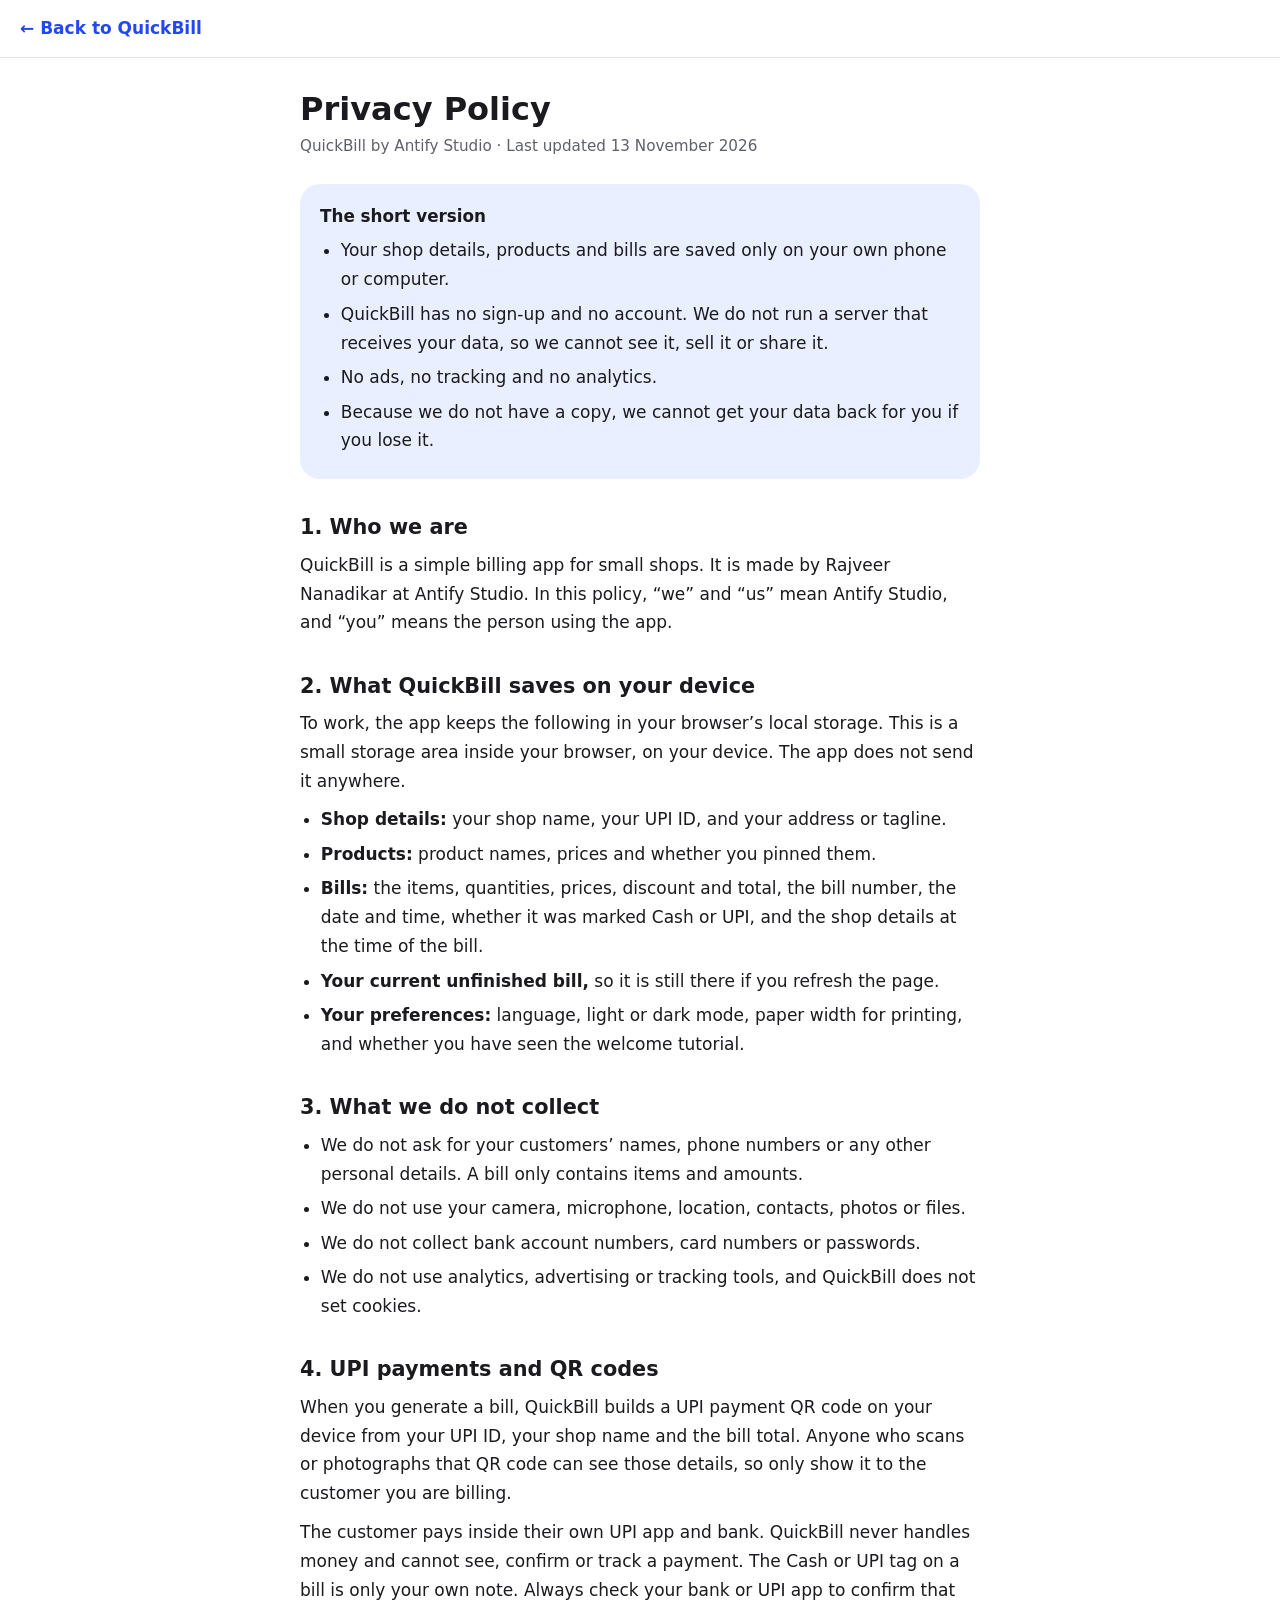
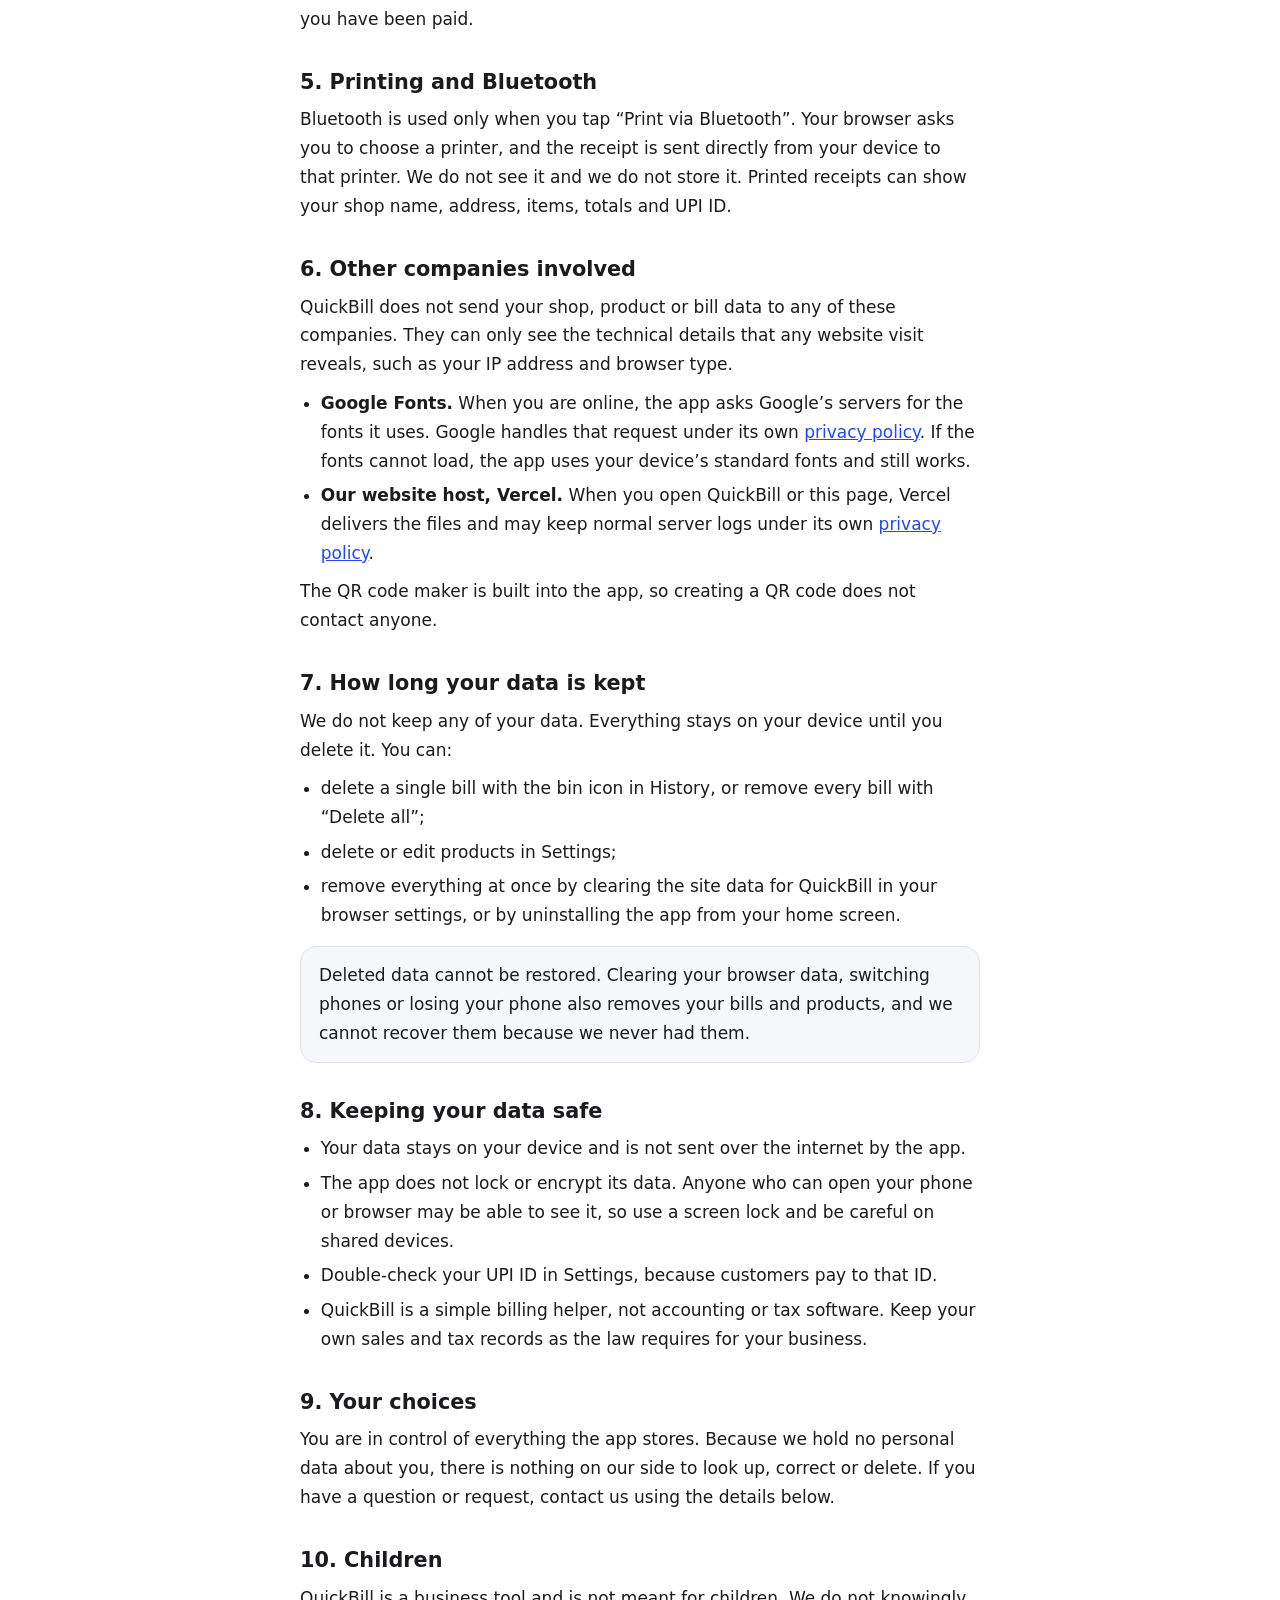
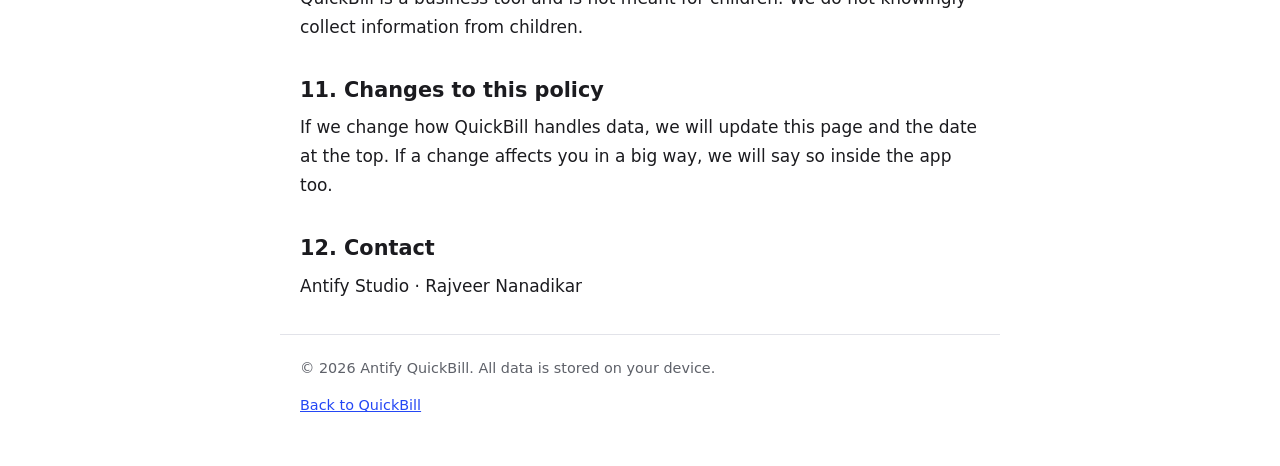
<file: policy/index.html>
<!DOCTYPE html>
<html lang="en">
<head>
<meta charset="utf-8">
<meta name="viewport" content="width=device-width, initial-scale=1">
<title>Privacy Policy · QuickBill</title>
<meta name="description" content="How QuickBill handles your data. The short version: everything stays on your own device.">
<meta name="theme-color" content="#2447F5">
<link rel="icon" href="data:,">
<style>
  :root{--bg:#fff;--ink:#1B1B1F;--mute:#5E6169;--line:#E2E3E9;--brand:#2447F5;--tonal:#EAEFFF;--card:#F6F7FB}
  @media (prefers-color-scheme:dark){:root{--bg:#111214;--ink:#ECECF1;--mute:#A0A4AE;--line:#2D3038;--brand:#7B93FF;--tonal:#1C2547;--card:#1A1C20}}
  *{box-sizing:border-box}
  html{-webkit-text-size-adjust:100%}
  body{margin:0;background:var(--bg);color:var(--ink);font:17px/1.7 system-ui,-apple-system,"Segoe UI",Roboto,"Helvetica Neue",Arial,sans-serif}
  .bar{border-bottom:1px solid var(--line);padding:14px 20px}
  .bar a{color:var(--brand);font-weight:600;text-decoration:none}
  main{max-width:720px;margin:0 auto;padding:32px 20px 24px}
  h1{font-size:2rem;line-height:1.2;margin:0 0 6px}
  h2{font-size:1.3rem;line-height:1.3;margin:2.2rem 0 .5rem}
  p{margin:.6rem 0}
  ul{margin:.6rem 0;padding-left:1.3rem}
  li{margin:.35rem 0}
  a{color:var(--brand)}
  .meta{color:var(--mute);font-size:.95rem;margin:0 0 1.5rem}
  .box{background:var(--tonal);border-radius:20px;padding:18px 20px;margin:1.2rem 0}
  .box strong{display:block;margin-bottom:.3rem;font-size:1.05rem}
  .box ul{margin:.3rem 0}
  .note{background:var(--card);border:1px solid var(--line);border-radius:16px;padding:14px 18px;margin:1rem 0}
  footer{max-width:720px;margin:0 auto;padding:8px 20px 48px;color:var(--mute);font-size:.9rem;border-top:1px solid var(--line)}
  footer p{margin:.8rem 0 0}
</style>
</head>
<body>
<div class="bar"><a href="/">← Back to QuickBill</a></div>
<main>
  <h1>Privacy Policy</h1>
  <p class="meta">QuickBill by Antify Studio · Last updated 13 November 2026</p>

  <div class="box">
    <strong>The short version</strong>
    <ul>
      <li>Your shop details, products and bills are saved only on your own phone or computer.</li>
      <li>QuickBill has no sign-up and no account. We do not run a server that receives your data, so we cannot see it, sell it or share it.</li>
      <li>No ads, no tracking and no analytics.</li>
      <li>Because we do not have a copy, we cannot get your data back for you if you lose it.</li>
    </ul>
  </div>

  <h2>1. Who we are</h2>
  <p>QuickBill is a simple billing app for small shops. It is made by Rajveer Nanadikar at Antify Studio. In this policy, “we” and “us” mean Antify Studio, and “you” means the person using the app.</p>

  <h2>2. What QuickBill saves on your device</h2>
  <p>To work, the app keeps the following in your browser’s local storage. This is a small storage area inside your browser, on your device. The app does not send it anywhere.</p>
  <ul>
    <li><strong>Shop details:</strong> your shop name, your UPI ID, and your address or tagline.</li>
    <li><strong>Products:</strong> product names, prices and whether you pinned them.</li>
    <li><strong>Bills:</strong> the items, quantities, prices, discount and total, the bill number, the date and time, whether it was marked Cash or UPI, and the shop details at the time of the bill.</li>
    <li><strong>Your current unfinished bill,</strong> so it is still there if you refresh the page.</li>
    <li><strong>Your preferences:</strong> language, light or dark mode, paper width for printing, and whether you have seen the welcome tutorial.</li>
  </ul>

  <h2>3. What we do not collect</h2>
  <ul>
    <li>We do not ask for your customers’ names, phone numbers or any other personal details. A bill only contains items and amounts.</li>
    <li>We do not use your camera, microphone, location, contacts, photos or files.</li>
    <li>We do not collect bank account numbers, card numbers or passwords.</li>
    <li>We do not use analytics, advertising or tracking tools, and QuickBill does not set cookies.</li>
  </ul>

  <h2>4. UPI payments and QR codes</h2>
  <p>When you generate a bill, QuickBill builds a UPI payment QR code on your device from your UPI ID, your shop name and the bill total. Anyone who scans or photographs that QR code can see those details, so only show it to the customer you are billing.</p>
  <p>The customer pays inside their own UPI app and bank. QuickBill never handles money and cannot see, confirm or track a payment. The Cash or UPI tag on a bill is only your own note. Always check your bank or UPI app to confirm that you have been paid.</p>

  <h2>5. Printing and Bluetooth</h2>
  <p>Bluetooth is used only when you tap “Print via Bluetooth”. Your browser asks you to choose a printer, and the receipt is sent directly from your device to that printer. We do not see it and we do not store it. Printed receipts can show your shop name, address, items, totals and UPI ID.</p>

  <h2>6. Other companies involved</h2>
  <p>QuickBill does not send your shop, product or bill data to any of these companies. They can only see the technical details that any website visit reveals, such as your IP address and browser type.</p>
  <ul>
    <li><strong>Google Fonts.</strong> When you are online, the app asks Google’s servers for the fonts it uses. Google handles that request under its own <a href="https://policies.google.com/privacy" target="_blank" rel="noopener noreferrer">privacy policy</a>. If the fonts cannot load, the app uses your device’s standard fonts and still works.</li>
    <li><strong>Our website host, Vercel.</strong> When you open QuickBill or this page, Vercel delivers the files and may keep normal server logs under its own <a href="https://vercel.com/legal/privacy-policy" target="_blank" rel="noopener noreferrer">privacy policy</a>.</li>
  </ul>
  <p>The QR code maker is built into the app, so creating a QR code does not contact anyone.</p>

  <h2>7. How long your data is kept</h2>
  <p>We do not keep any of your data. Everything stays on your device until you delete it. You can:</p>
  <ul>
    <li>delete a single bill with the bin icon in History, or remove every bill with “Delete all”;</li>
    <li>delete or edit products in Settings;</li>
    <li>remove everything at once by clearing the site data for QuickBill in your browser settings, or by uninstalling the app from your home screen.</li>
  </ul>
  <div class="note">Deleted data cannot be restored. Clearing your browser data, switching phones or losing your phone also removes your bills and products, and we cannot recover them because we never had them.</div>

  <h2>8. Keeping your data safe</h2>
  <ul>
    <li>Your data stays on your device and is not sent over the internet by the app.</li>
    <li>The app does not lock or encrypt its data. Anyone who can open your phone or browser may be able to see it, so use a screen lock and be careful on shared devices.</li>
    <li>Double-check your UPI ID in Settings, because customers pay to that ID.</li>
    <li>QuickBill is a simple billing helper, not accounting or tax software. Keep your own sales and tax records as the law requires for your business.</li>
  </ul>

  <h2>9. Your choices</h2>
  <p>You are in control of everything the app stores. Because we hold no personal data about you, there is nothing on our side to look up, correct or delete. If you have a question or request, contact us using the details below.</p>

  <h2>10. Children</h2>
  <p>QuickBill is a business tool and is not meant for children. We do not knowingly collect information from children.</p>

  <h2>11. Changes to this policy</h2>
  <p>If we change how QuickBill handles data, we will update this page and the date at the top. If a change affects you in a big way, we will say so inside the app too.</p>

  <h2>12. Contact</h2>
  <p>Antify Studio · Rajveer Nanadikar</p>
  <!-- Add your contact email here, for example: <p>Email: you@example.com</p> -->
</main>
<footer>
  <p>© 2026 Antify QuickBill. All data is stored on your device.</p>
  <p><a href="/">Back to QuickBill</a></p>
</footer>
</body>
</html>
</file>
